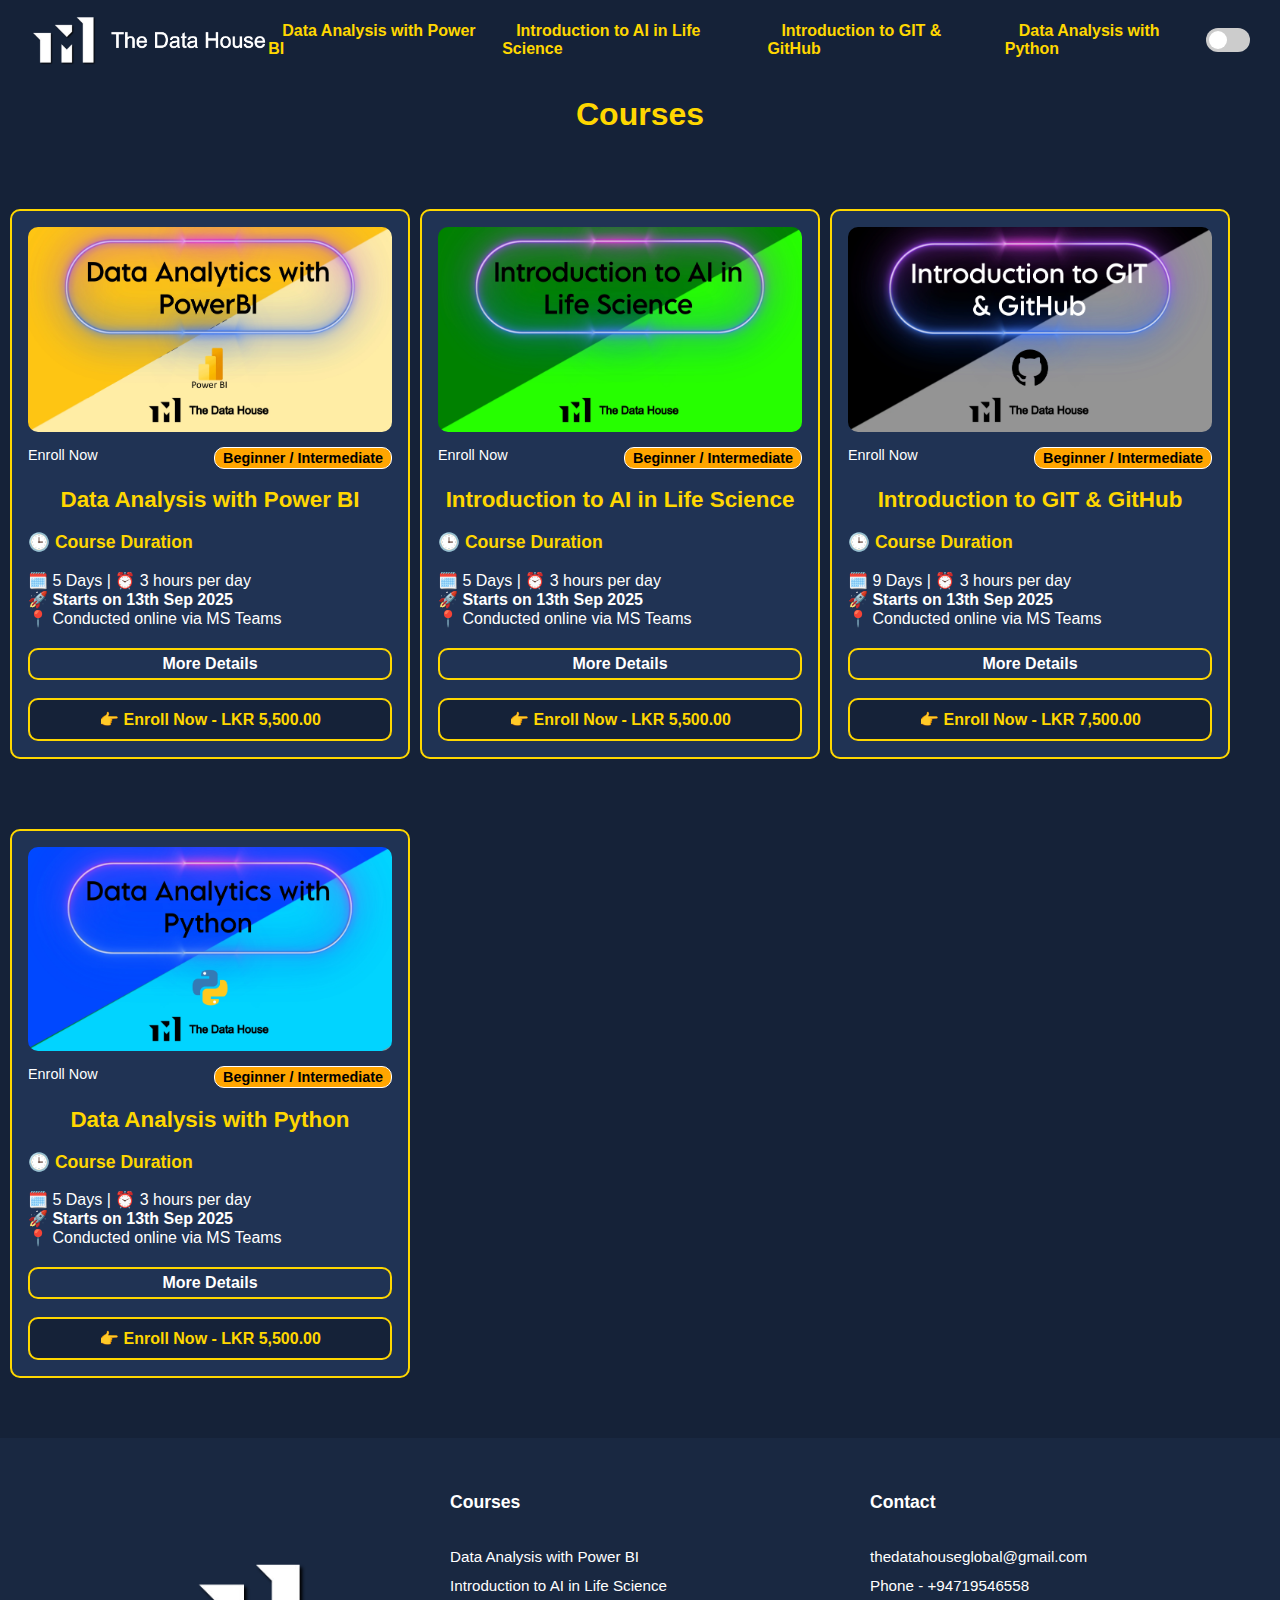
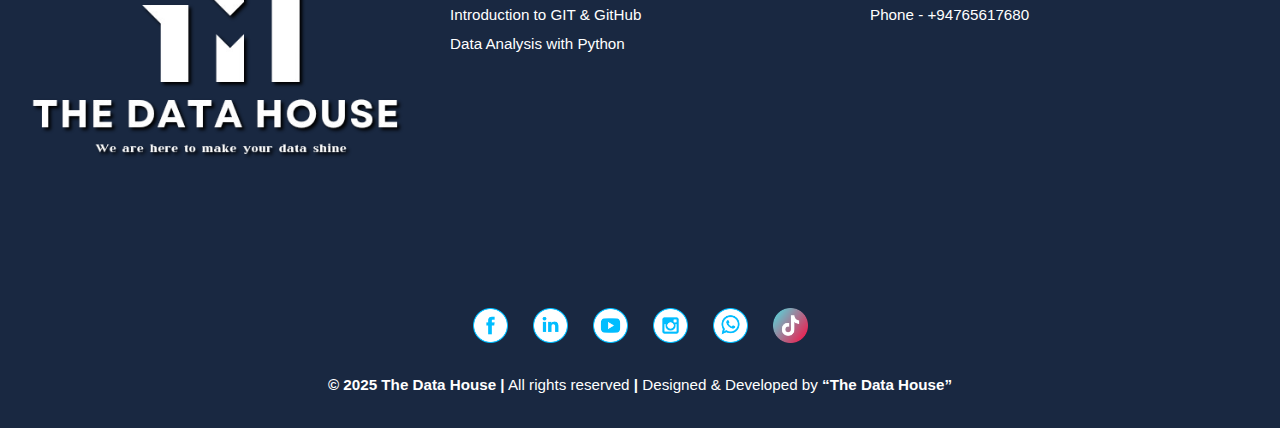
<file: index.html>
<!DOCTYPE html>
<html lang="en">
<head>
  <meta charset="UTF-8" />
  <meta name="viewport" content="width=device-width, initial-scale=1.0"/>
  <title>The Data House</title>
  <link rel="stylesheet" href="styles.css" />
  <link rel="icon" href="/favicon.png" type="image/png" />
</head>
<body>
  <header class="header">


<div class="logo">
  <a href="index.html">
    <img id="logoImage" src="Logo_light.png" alt="The Data House Logo" />
	 </a>
	       <div class="menu-toggle" id="mobileMenu">
        <div class="bar1"></div>
        <div class="bar2"></div>
        <div class="bar3"></div>
      </div>
</div>


	<!-- ✅ Hamburger for mobile -->
      <!-- ✅ Hamburger inside navbar -->

	  
<nav class="navbar">
  <ul class="nav-links">
    <li><a href="DS_Course_01.html">Data Analysis with Power BI</a></li>
	<li><a href="DS_Course_02.html">Introduction to AI in Life Science</a></li>
	<li><a href="DS_Course_03.html">Introduction to GIT & GitHub</a></li>
	<li><a href="DS_Course_04.html">Data Analysis with Python</a></li>
	<!--<li><a href="courses.html">Courses</a></li>
    <li><a href="pricing.html">Buy PowerBI Dashboard Templates</a></li>
	<li><a href="pricing_Data.html">Buy Real World Data</a></li>-->
  </ul>
</nav>

<div id="contactPopup" class="popup-overlay">
  <div class="popup-content">
    <span id="closePopup" class="close-btn">&times;</span>
    <h3 class="popup-subtitle">WE ARE HERE TO MAKE YOUR DATA SHINE</h3>
    <h2 class="popup-title">Get in touch with us</h2>

    <form id="contactForm">
      <div class="form-row">
        <input type="text" name="name" placeholder="Your name" required>
        <input type="email" name="email" placeholder="Email address" required>

      <input type="text" name="phone" placeholder="Phone" required>
      <textarea name="message" placeholder="Your Message" rows="4" required></textarea>
            </div>
      <p class="privacy-note">
        This site is protected by reCAPTCHA and the Google 
        <a href="#" target="_blank">Privacy Policy</a> and 
        <a href="#" target="_blank">Terms of Service</a> apply.
      </p>

      <button type="submit" class="send-btn">Send a Message</button>
    </form>
  </div>
</div>


    <div class="right-controls">
<!--
<button class="search-icon" aria-label="Search">
🔍
</button>
-->
      <label class="switch">
        <input type="checkbox" id="modeToggle" />
        <span class="slider round"></span>
      </label>
    </div>
  </header>

  <main>
    <!-- Page Title -->
    <h1 class="page-title">Courses</h1>

    <!-- Courses Section -->
    <section class="courses-section">
      <div class="courses-container">
        <!-- Card Template -->
        <!-- ==================== Card 1 ==================== -->
		<div class="course-card blink-hover">
		  <img src="Courses/course1.jpg" alt="Course 1" />
		  
		  <div class="card-meta">
			<span class="downloads">Enroll Now</span>
			<span class="label">Beginner / Intermediate</span>
		  </div>

		  <h2 class="course-card-title">Data Analysis with Power BI</h2>

		  <h3 class="card-subtitle">🕒 Course Duration</h3>
		  <p class="card-content">
			🗓️ 5 Days | ⏰ 3 hours per day<br>
			<b>🚀 Starts on 13th Sep 2025</b><br>
			📍 Conducted online via MS Teams
		  </p>

		  <!-- BUTTONS CONTAINER -->
		  <div class="card-button-container">
			<a class="register-course-price-btn" href="DS_Course_01.html">More Details</a><br>
			<a class="register-button" href="https://forms.gle/iPLiQuTeG4iuHXuD7" target="blank">👉 Enroll Now - LKR 5,500.00</a>
		  </div>
		</div>

		<div class="course-card blink-hover">
		  <img src="Courses/course2.jpg" alt="Course 2" />
		  
		  <div class="card-meta">
			<span class="downloads">Enroll Now</span>
			<span class="label">Beginner / Intermediate</span>
		  </div>

		  <h2 class="course-card-title">Introduction to AI in Life Science</h2>

		  <h3 class="card-subtitle">🕒 Course Duration</h3>
		  <p class="card-content">
			🗓️ 5 Days | ⏰ 3 hours per day<br>
			<b>🚀 Starts on 13th Sep 2025</b><br>
			📍 Conducted online via MS Teams
		  </p>

		  <!-- BUTTONS CONTAINER -->
		  <div class="card-button-container">
			<a class="register-course-price-btn" href="DS_Course_02.html">More Details</a><br>
			<a class="register-button" href="https://forms.gle/iPLiQuTeG4iuHXuD7" target="blank">👉 Enroll Now - LKR 5,500.00</a>
		  </div>
		</div>

		<div class="course-card blink-hover">
		  <img src="Courses/course3.jpg" alt="Course 3" />
		  
		  <div class="card-meta">
			<span class="downloads">Enroll Now</span><!-- 562,629 already enrolled -->
			<span class="label">Beginner / Intermediate</span>
		  </div>

		  <h2 class="course-card-title">Introduction to GIT & GitHub</h2>

		  <h3 class="card-subtitle">🕒 Course Duration</h3>
		  <p class="card-content">
			🗓️ 9 Days | ⏰ 3 hours per day<br>
			<b>🚀 Starts on 13th Sep 2025</b><br>
			📍 Conducted online via MS Teams
		  </p>

		  <!-- BUTTONS CONTAINER -->
		  <div class="card-button-container">
			<a class="register-course-price-btn" href="DS_Course_03.html">More Details</a><br>
			<a class="register-button" href="https://forms.gle/iPLiQuTeG4iuHXuD7" target="blank">👉 Enroll Now - LKR 7,500.00</a>
		  </div>
		</div>
		
		<div class="course-card blink-hover">
		  <img src="Courses/course4.jpg" alt="Course 4" />
		  
		  <div class="card-meta">
			<span class="downloads">Enroll Now</span>
			<span class="label">Beginner / Intermediate</span>
		  </div>

		  <h2 class="course-card-title">Data Analysis with Python</h2>

		  <h3 class="card-subtitle">🕒 Course Duration</h3>
		  <p class="card-content">
			🗓️ 5 Days | ⏰ 3 hours per day<br>
			<b>🚀 Starts on 13th Sep 2025</b><br>
			📍 Conducted online via MS Teams
		  </p>

		  <!-- BUTTONS CONTAINER -->
		  <div class="card-button-container">
			<a class="register-course-price-btn" href="DS_Course_04.html">More Details</a><br>
			<a class="register-button" href="https://forms.gle/iPLiQuTeG4iuHXuD7" target="blank">👉 Enroll Now - LKR 5,500.00</a>
		  </div>
		</div>
		
      </div>
    </section>
  </main>
  <!-- ===== Courses Section End ===== -->





<!-- ✅ FOOTER SECTION START -->
<footer class="footer-section">
  <div class="footer-container">

    <!-- ✅ Logo & Description -->
    <div class="footer-column logo-column">
      <img id="footerLogo" src="Footer/footer_light.png" alt="Footer Logo" />
    </div>

    <!-- ✅ Navigation Columns -->
    <div class="footer-column">
      <h4 class="footer-title">Courses</h4>
      <a href="DS_Course_01.html">Data Analysis with Power BI</a>
      <a href="DS_Course_02.html">Introduction to AI in Life Science</a>
      <a href="DS_Course_03.html">Introduction to GIT & GitHub</a>
		<a href="DS_Course_04.html">Data Analysis with Python</a>
    </div>

<!--
    <div class="footer-column">
      <h4 class="footer-title">Pricing</h4>
      <a href="pricing.html">PowerBI Templetes</a>
      <a href="pricing_Data.html">Real World Data Sets</a>
    </div>
-->

    <div class="footer-column">
      <h4 class="footer-title">Contact</h4>
      <a href="mailto:thedatahouseglobal@gmail.com">thedatahouseglobal@gmail.com</a>
      <a href="tel:+94719546558">Phone - +94719546558</a>
	  <a href="tel:+94765617680">Phone - +94765617680</a>
    </div>
  </div>

  <!-- ✅ Social Media Section -->
  <div class="footer-socials">
    <a href="https://www.facebook.com/profile.php?id=61563744280014" target="_blank"><img src="Social/fb.png" alt="Facebook" /></a>
    <a href="https://www.linkedin.com/company/96927009/admin/page-posts/published/" target="_blank"><img src="Social/linkedin.png" alt="LinkedIn" /></a>
    <a href="https://www.youtube.com/@TheDataHouse28" target="_blank"><img src="Social/yt.png" alt="YouTube" /></a>
<a href="https://www.instagram.com/_the_data_house?igsh=MW44aXluZWdhN21zbQ==" target="_blank"><img src="Social/insta.png" alt="Instegram" /></a>
    <a href="https://chat.whatsapp.com/JYABGMYZsEyBbSUqcobDyt?mode=ac_t" target="_blank"><img src="Social/whatsapp.png" alt="WhatsApp" /></a>
    <a href="https://www.tiktok.com/@thedatahouse?_t=ZS-8xzgdcCttD7&_r=1" target="_blank"><img src="Social/tiktok.png" alt="TikTok" /></a>
  </div>

  <!-- ✅ Bottom Footer Text -->
  <div class="footer-bottom">
    <p>
      <b>© 2025 The Data House</b> <b>|</b> All rights reserved <b>|</b>
      <!--<a href="privacy.html">Privacy Policy</a> <b>|</b>
      <a href="terms.html">Terms of Service</a> <b>|</b>-->
      Designed & Developed by <b>“The Data House”</b>
    </p>
  </div>
</footer>
<!-- ✅ FOOTER SECTION END -->


<script src="script.js"></script>

</body>
</html>
</file>
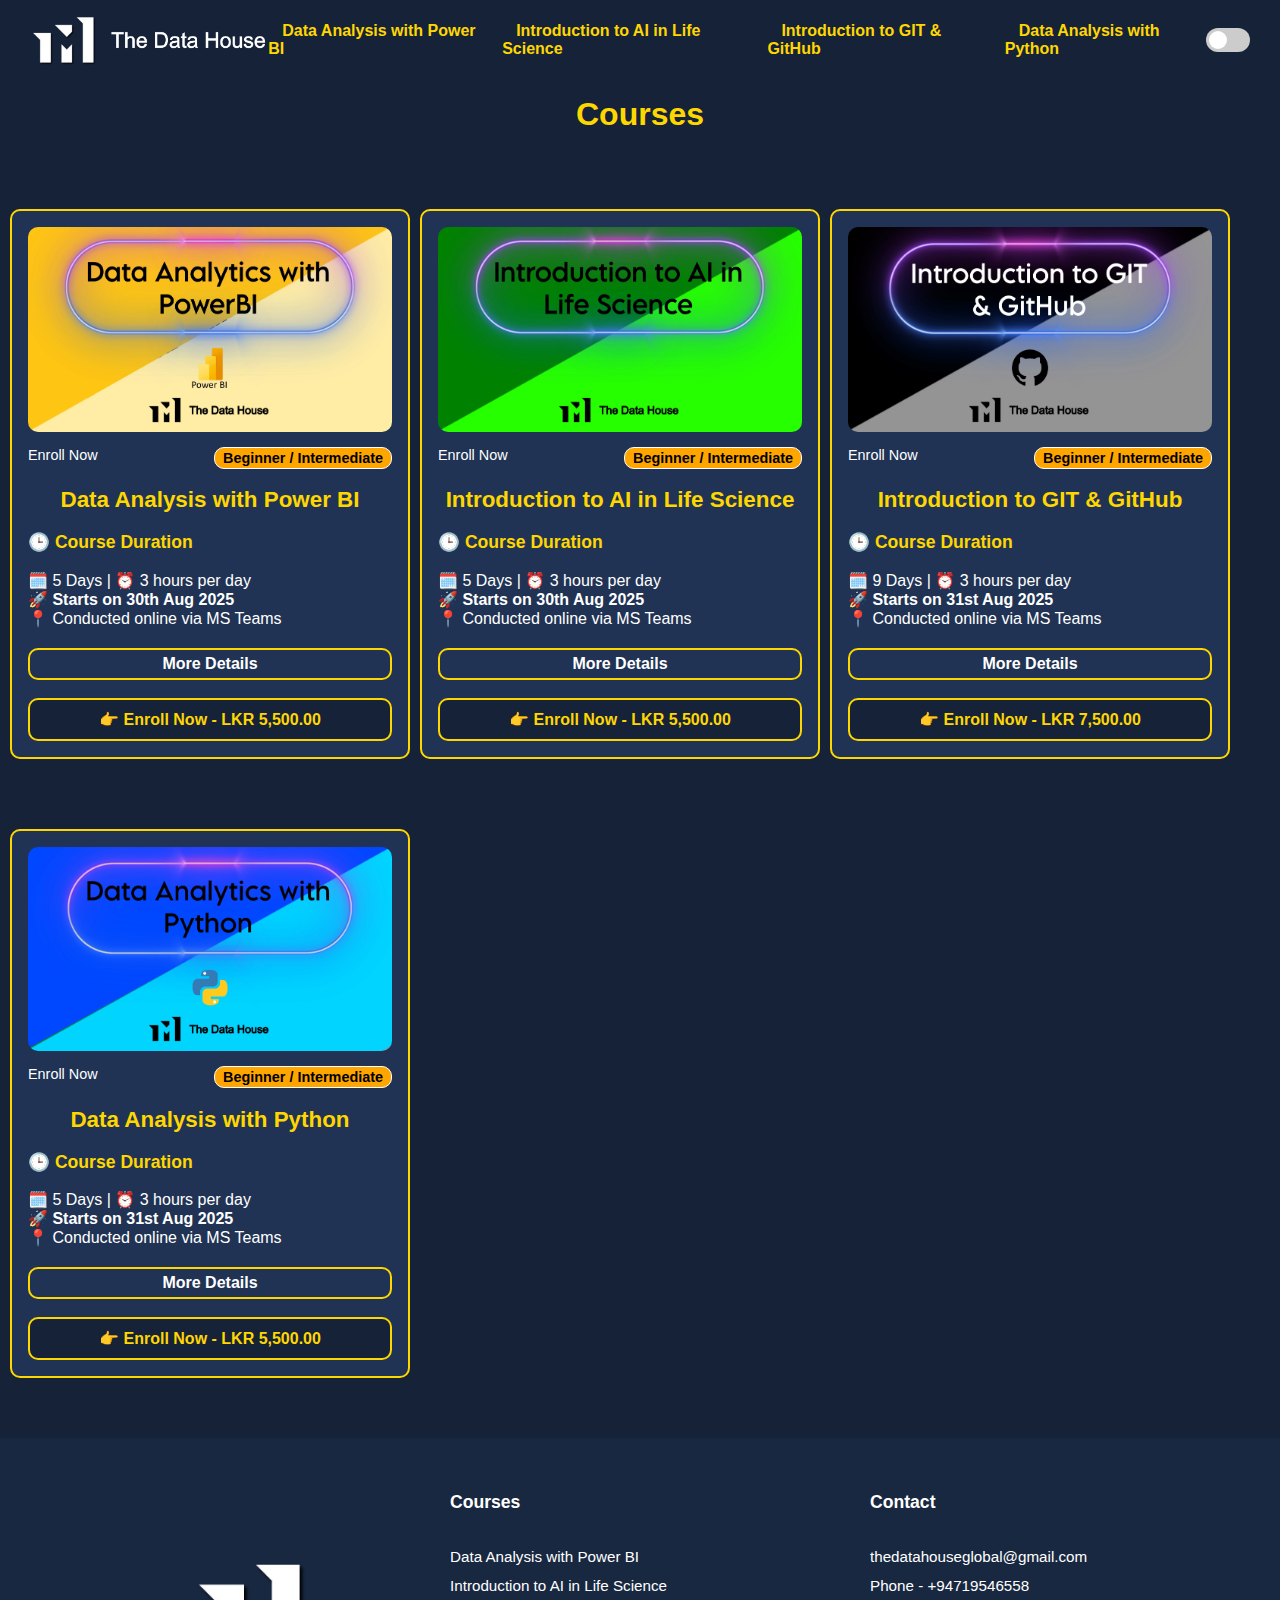
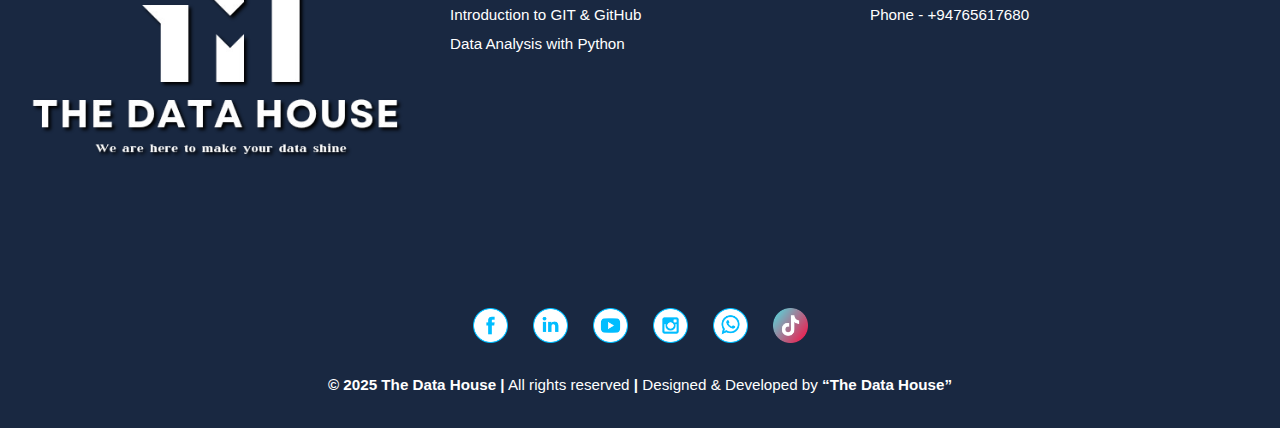
<file: courses.html>
<!DOCTYPE html>
<html lang="en">
<head>
  <meta charset="UTF-8" />
  <meta name="viewport" content="width=device-width, initial-scale=1.0"/>
  <title>The Data House</title>
  <link rel="stylesheet" href="styles.css" />
  <link rel="icon" href="/favicon.png" type="image/png" />
</head>
<body>
  <header class="header">


<div class="logo">
  <a href="courses.html">
    <img id="logoImage" src="Logo_light.png" alt="The Data House Logo" />
	 </a>
	       <div class="menu-toggle" id="mobileMenu">
        <div class="bar1"></div>
        <div class="bar2"></div>
        <div class="bar3"></div>
      </div>
</div>


	<!-- ✅ Hamburger for mobile -->
      <!-- ✅ Hamburger inside navbar -->

	  
<nav class="navbar">
  <ul class="nav-links">
    <li><a href="DS_Course_01.html">Data Analysis with Power BI</a></li>
	<li><a href="DS_Course_02.html">Introduction to AI in Life Science</a></li>
	<li><a href="DS_Course_03.html">Introduction to GIT & GitHub</a></li>
	<li><a href="DS_Course_04.html">Data Analysis with Python</a></li>
	<!--<li><a href="courses.html">Courses</a></li>
    <li><a href="pricing.html">Buy PowerBI Dashboard Templates</a></li>
	<li><a href="pricing_Data.html">Buy Real World Data</a></li>-->
  </ul>
</nav>

<div id="contactPopup" class="popup-overlay">
  <div class="popup-content">
    <span id="closePopup" class="close-btn">&times;</span>
    <h3 class="popup-subtitle">WE ARE HERE TO MAKE YOUR DATA SHINE</h3>
    <h2 class="popup-title">Get in touch with us</h2>

    <form id="contactForm">
      <div class="form-row">
        <input type="text" name="name" placeholder="Your name" required>
        <input type="email" name="email" placeholder="Email address" required>

      <input type="text" name="phone" placeholder="Phone" required>
      <textarea name="message" placeholder="Your Message" rows="4" required></textarea>
            </div>
      <p class="privacy-note">
        This site is protected by reCAPTCHA and the Google 
        <a href="#" target="_blank">Privacy Policy</a> and 
        <a href="#" target="_blank">Terms of Service</a> apply.
      </p>

      <button type="submit" class="send-btn">Send a Message</button>
    </form>
  </div>
</div>


    <div class="right-controls">
<!--
<button class="search-icon" aria-label="Search">
🔍
</button>
-->
      <label class="switch">
        <input type="checkbox" id="modeToggle" />
        <span class="slider round"></span>
      </label>
    </div>
  </header>

  <main>
    <!-- Page Title -->
    <h1 class="page-title">Courses</h1>

    <!-- Courses Section -->
    <section class="courses-section">
      <div class="courses-container">
        <!-- Card Template -->
        <!-- ==================== Card 1 ==================== -->
		<div class="course-card blink-hover">
		  <img src="Courses/course1.jpg" alt="Course 1" />
		  
		  <div class="card-meta">
			<span class="downloads">Enroll Now</span>
			<span class="label">Beginner / Intermediate</span>
		  </div>

		  <h2 class="course-card-title">Data Analysis with Power BI</h2>

		  <h3 class="card-subtitle">🕒 Course Duration</h3>
		  <p class="card-content">
			🗓️ 5 Days | ⏰ 3 hours per day<br>
			<b>🚀 Starts on 30th Aug 2025</b><br>
			📍 Conducted online via MS Teams
		  </p>

		  <!-- BUTTONS CONTAINER -->
		  <div class="card-button-container">
			<a class="register-course-price-btn" href="DS_Course_01.html">More Details</a><br>
			<a class="register-button" href="https://forms.gle/iPLiQuTeG4iuHXuD7" target="blank">👉 Enroll Now - LKR 5,500.00</a>
		  </div>
		</div>

		<div class="course-card blink-hover">
		  <img src="Courses/course2.jpg" alt="Course 2" />
		  
		  <div class="card-meta">
			<span class="downloads">Enroll Now</span>
			<span class="label">Beginner / Intermediate</span>
		  </div>

		  <h2 class="course-card-title">Introduction to AI in Life Science</h2>

		  <h3 class="card-subtitle">🕒 Course Duration</h3>
		  <p class="card-content">
			🗓️ 5 Days | ⏰ 3 hours per day<br>
			<b>🚀 Starts on 30th Aug 2025</b><br>
			📍 Conducted online via MS Teams
		  </p>

		  <!-- BUTTONS CONTAINER -->
		  <div class="card-button-container">
			<a class="register-course-price-btn" href="DS_Course_02.html">More Details</a><br>
			<a class="register-button" href="https://forms.gle/iPLiQuTeG4iuHXuD7" target="blank">👉 Enroll Now - LKR 5,500.00</a>
		  </div>
		</div>

		<div class="course-card blink-hover">
		  <img src="Courses/course3.jpg" alt="Course 3" />
		  
		  <div class="card-meta">
			<span class="downloads">Enroll Now</span><!-- 562,629 already enrolled -->
			<span class="label">Beginner / Intermediate</span>
		  </div>

		  <h2 class="course-card-title">Introduction to GIT & GitHub</h2>

		  <h3 class="card-subtitle">🕒 Course Duration</h3>
		  <p class="card-content">
			🗓️ 9 Days | ⏰ 3 hours per day<br>
			<b>🚀 Starts on 31st Aug 2025</b><br>
			📍 Conducted online via MS Teams
		  </p>

		  <!-- BUTTONS CONTAINER -->
		  <div class="card-button-container">
			<a class="register-course-price-btn" href="DS_Course_03.html">More Details</a><br>
			<a class="register-button" href="https://forms.gle/iPLiQuTeG4iuHXuD7" target="blank">👉 Enroll Now - LKR 7,500.00</a>
		  </div>
		</div>
		
		<div class="course-card blink-hover">
		  <img src="Courses/course4.jpg" alt="Course 4" />
		  
		  <div class="card-meta">
			<span class="downloads">Enroll Now</span>
			<span class="label">Beginner / Intermediate</span>
		  </div>

		  <h2 class="course-card-title">Data Analysis with Python</h2>

		  <h3 class="card-subtitle">🕒 Course Duration</h3>
		  <p class="card-content">
			🗓️ 5 Days | ⏰ 3 hours per day<br>
			<b>🚀 Starts on 31st Aug 2025</b><br>
			📍 Conducted online via MS Teams
		  </p>

		  <!-- BUTTONS CONTAINER -->
		  <div class="card-button-container">
			<a class="register-course-price-btn" href="DS_Course_04.html">More Details</a><br>
			<a class="register-button" href="https://forms.gle/iPLiQuTeG4iuHXuD7" target="blank">👉 Enroll Now - LKR 5,500.00</a>
		  </div>
		</div>
		
      </div>
    </section>
  </main>
  <!-- ===== Courses Section End ===== -->





<!-- ✅ FOOTER SECTION START -->
<footer class="footer-section">
  <div class="footer-container">

    <!-- ✅ Logo & Description -->
    <div class="footer-column logo-column">
      <img id="footerLogo" src="Footer/footer_light.png" alt="Footer Logo" />
    </div>

    <!-- ✅ Navigation Columns -->
    <div class="footer-column">
      <h4 class="footer-title">Courses</h4>
      <a href="DS_Course_01.html">Data Analysis with Power BI</a>
      <a href="DS_Course_02.html">Introduction to AI in Life Science</a>
      <a href="DS_Course_03.html">Introduction to GIT & GitHub</a>
		<a href="DS_Course_04.html">Data Analysis with Python</a>
    </div>

<!--
    <div class="footer-column">
      <h4 class="footer-title">Pricing</h4>
      <a href="pricing.html">PowerBI Templetes</a>
      <a href="pricing_Data.html">Real World Data Sets</a>
    </div>
-->

    <div class="footer-column">
      <h4 class="footer-title">Contact</h4>
      <a href="mailto:thedatahouseglobal@gmail.com">thedatahouseglobal@gmail.com</a>
      <a href="tel:+94719546558">Phone - +94719546558</a>
	  <a href="tel:+94765617680">Phone - +94765617680</a>
    </div>
  </div>

  <!-- ✅ Social Media Section -->
  <div class="footer-socials">
    <a href="https://www.facebook.com/profile.php?id=61563744280014" target="_blank"><img src="Social/fb.png" alt="Facebook" /></a>
    <a href="https://www.linkedin.com/company/96927009/admin/page-posts/published/" target="_blank"><img src="Social/linkedin.png" alt="LinkedIn" /></a>
    <a href="https://www.youtube.com/@TheDataHouse28" target="_blank"><img src="Social/yt.png" alt="YouTube" /></a>
<a href="https://www.instagram.com/_the_data_house?igsh=MW44aXluZWdhN21zbQ==" target="_blank"><img src="Social/insta.png" alt="Instegram" /></a>
    <a href="https://chat.whatsapp.com/JYABGMYZsEyBbSUqcobDyt?mode=ac_t" target="_blank"><img src="Social/whatsapp.png" alt="WhatsApp" /></a>
    <a href="https://www.tiktok.com/@thedatahouse?_t=ZS-8xzgdcCttD7&_r=1" target="_blank"><img src="Social/tiktok.png" alt="TikTok" /></a>
  </div>

  <!-- ✅ Bottom Footer Text -->
  <div class="footer-bottom">
    <p>
      <b>© 2025 The Data House</b> <b>|</b> All rights reserved <b>|</b>
      <!--<a href="privacy.html">Privacy Policy</a> <b>|</b>
      <a href="terms.html">Terms of Service</a> <b>|</b>-->
      Designed & Developed by <b>“The Data House”</b>
    </p>
  </div>
</footer>
<!-- ✅ FOOTER SECTION END -->


<script src="script.js"></script>

</body>
</html>
</file>
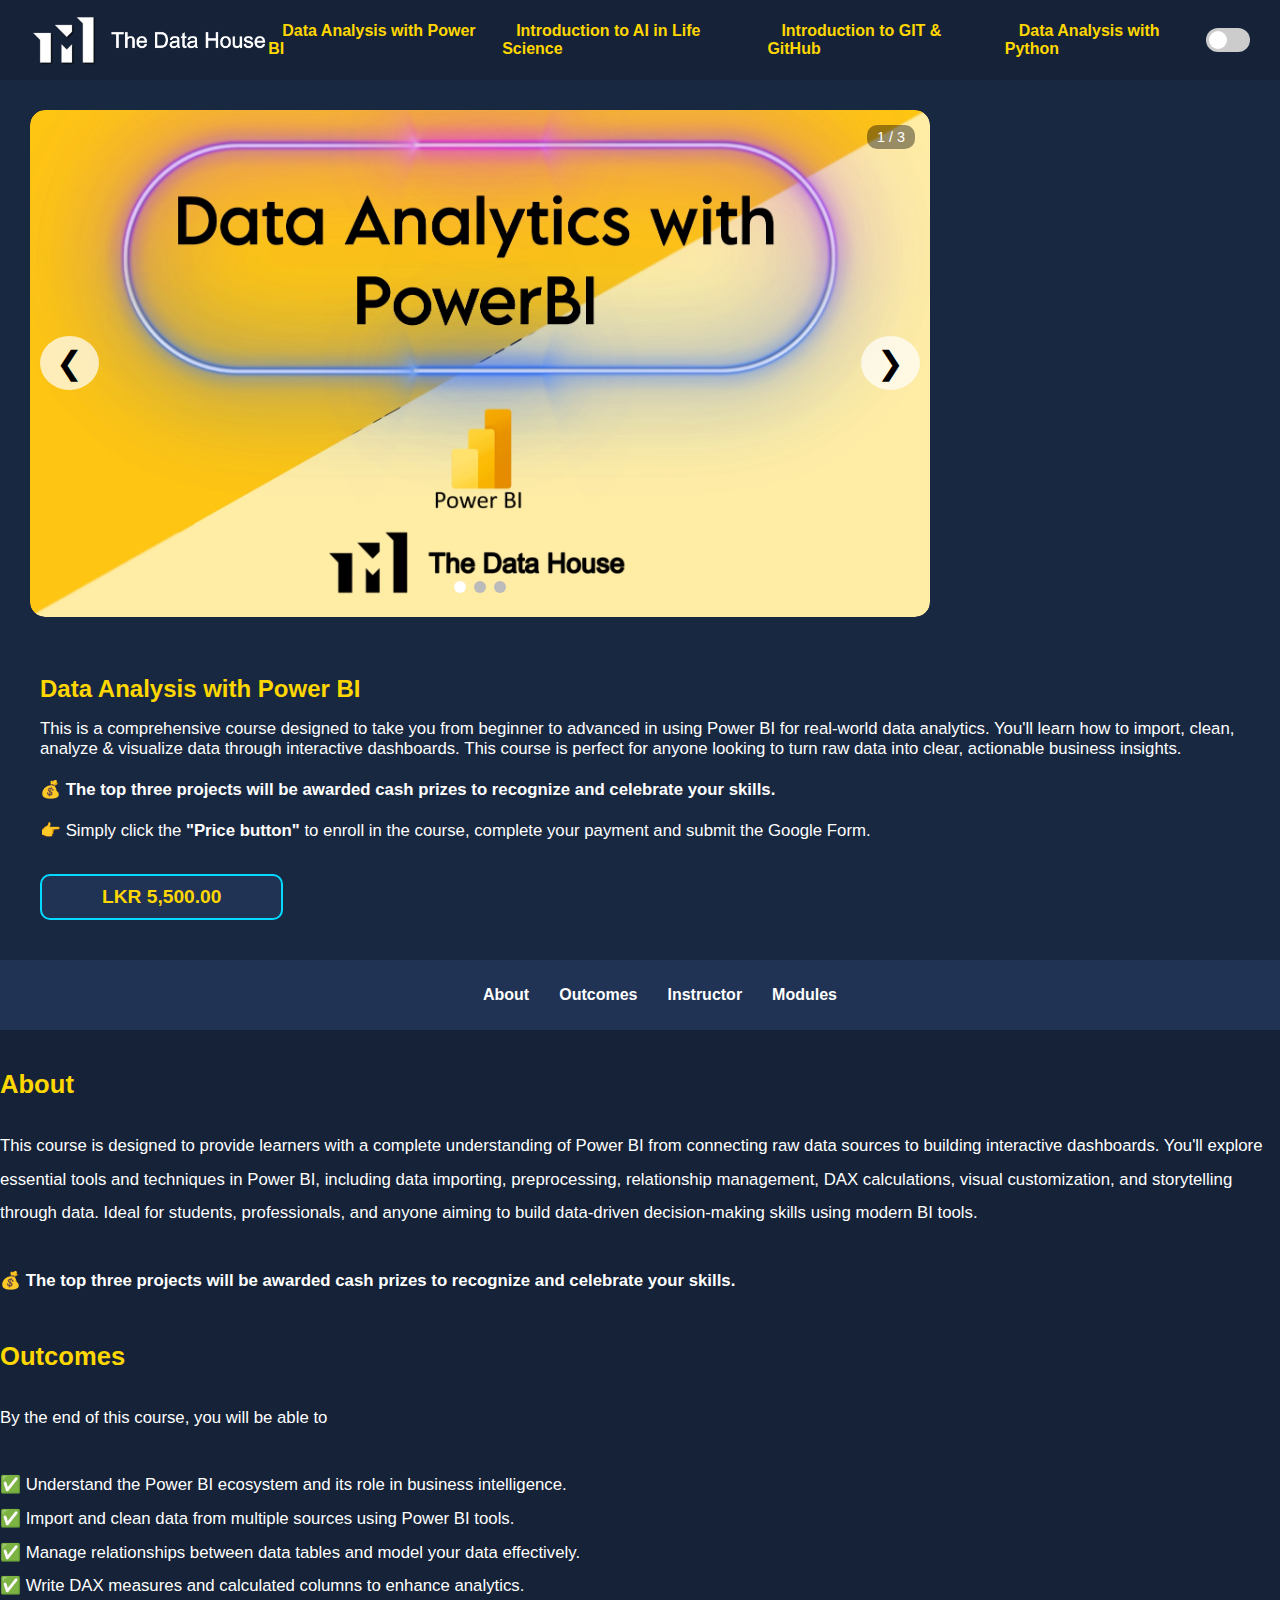
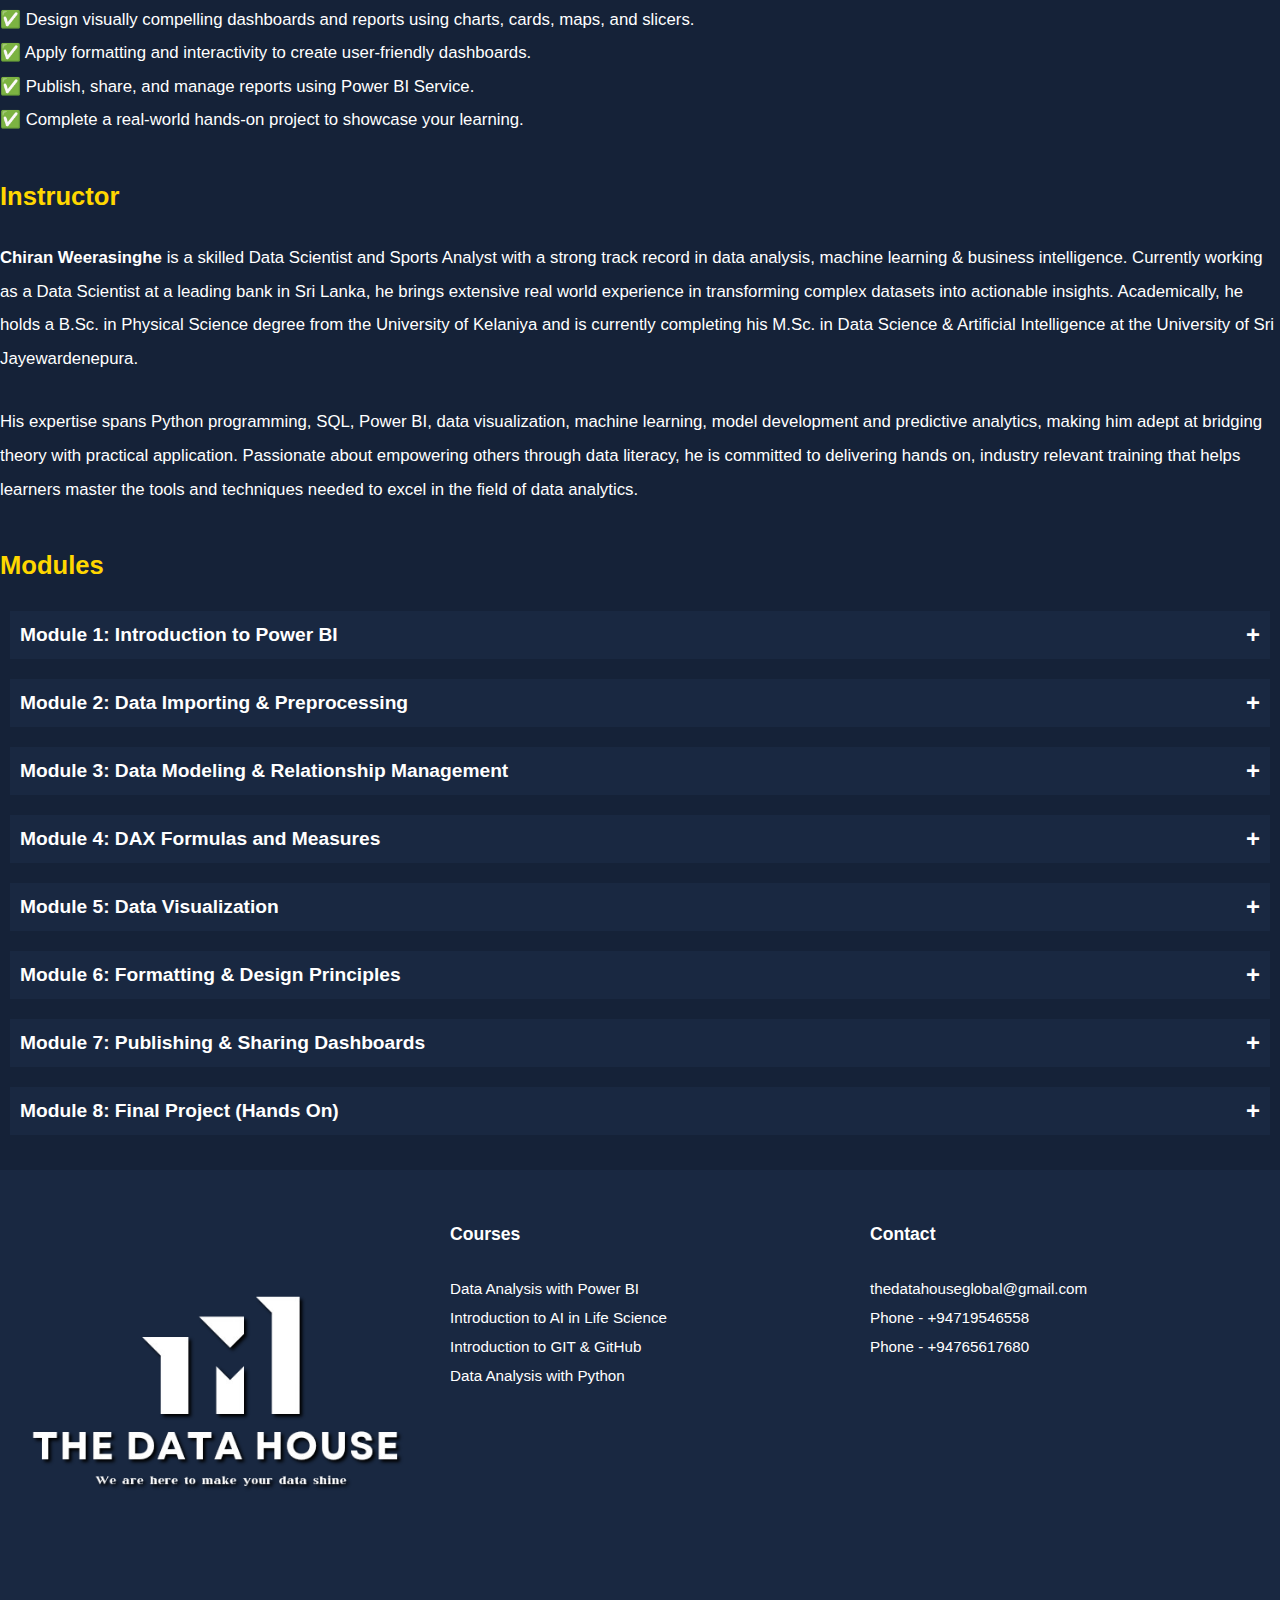
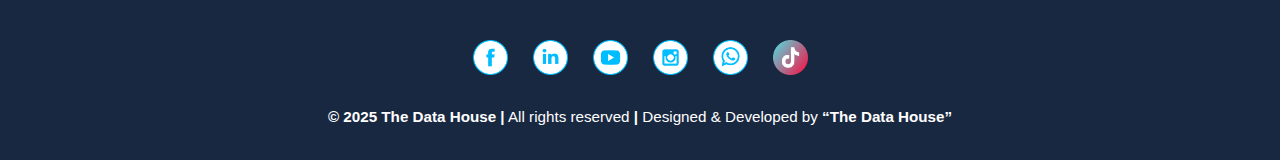
<file: DS_Course_01.html>
<!DOCTYPE html>
<html lang="en">
<head>
  <meta charset="UTF-8" />
  <meta name="viewport" content="width=device-width, initial-scale=1.0"/>
  <title>The Data House</title>
  <link rel="stylesheet" href="styles.css" />
  <link rel="icon" href="/favicon.png" type="image/png" />
</head>
<body>
  <header class="header">


<div class="logo">
  <a href="courses.html">
    <img id="logoImage" src="Logo_light.png" alt="The Data House Logo" />
	 </a>
	       <div class="menu-toggle-course" id="mobileMenucourse">
        <div class="bar1"></div>
        <div class="bar2"></div>
        <div class="bar3"></div>
      </div>
</div>


	<!-- ✅ Hamburger for mobile -->
      <!-- ✅ Hamburger inside navbar -->

	  
<nav class="navbar">
  <ul class="nav-links">
    <li><a href="DS_Course_01.html">Data Analysis with Power BI</a></li>
	<li><a href="DS_Course_02.html">Introduction to AI in Life Science</a></li>
	<li><a href="DS_Course_03.html">Introduction to GIT & GitHub</a></li>
	<li><a href="DS_Course_04.html">Data Analysis with Python</a></li>
	<!--<li><a href="courses.html">Courses</a></li>
    <li><a href="pricing.html">Buy PowerBI Dashboard Templates</a></li>
	<li><a href="pricing_Data.html">Buy Real World Data</a></li>-->
  </ul>
</nav>

<div id="contactPopup" class="popup-overlay">
  <div class="popup-content">
    <span id="closePopup" class="close-btn">&times;</span>
    <h3 class="popup-subtitle">WE ARE HERE TO MAKE YOUR DATA SHINE</h3>
    <h2 class="popup-title">Get in touch with us</h2>

    <form id="contactForm">
      <div class="form-row">
        <input type="text" name="name" placeholder="Your name" required>
        <input type="email" name="email" placeholder="Email address" required>
 
      <input type="text" name="phone" placeholder="Phone" required>
      <textarea name="message" placeholder="Your Message" rows="4" required></textarea>
           </div>
      <p class="privacy-note">
        This site is protected by reCAPTCHA and the Google 
        <a href="#" target="_blank">Privacy Policy</a> and 
        <a href="#" target="_blank">Terms of Service</a> apply.
      </p>

      <button type="submit" class="send-btn">Send a Message</button>
    </form>
  </div>
</div>


    <div class="right-controls">
<!--
<button class="search-icon" aria-label="Search">
🔍
</button>
-->
      <label class="switch">
        <input type="checkbox" id="modeToggle" />
        <span class="slider round"></span>
      </label>
    </div>
  </header>


  <section class="course-dashboard-price-section">
    <div class="dashboard-price-container">

      <!-- ✅ Image Carousel -->
  <div class="slider-container">
    <div class="slider-wrapper" id="sliderWrapper">
      <!-- Slide 1 -->
      <div class="slide-price">
        <img src="Courses_Details/Course_01/course_01_1.jpg" alt="Slide 1" />
      </div>
      <!-- Slide 2 -->
      <div class="slide-price">
        <img src="Courses_Details/Course_01/course_01_2.jpg" alt="Slide 2" />
      </div>
      <!-- Slide 3 -->
      <div class="slide-price">
        <img src="Courses_Details/Course_01/course_01_3.jpg" alt="Slide 3" />
      </div>
      <!-- Slide 4 -->
    </div>

    <!-- Navigation Arrows -->
    <button class="nav left" onclick="prevSlide()">&#10094;</button>
    <button class="nav right" onclick="nextSlide()">&#10095;</button>

    <!-- Dots -->
    <div class="dots" id="dots"></div>

    <!-- Slide Counter -->
    <div class="counter" id="counter">1 / 3</div>
  </div>

      <!-- ✅ Info Section -->
      <div class="dashboard-info">
        <h1 class="dashboard-title">Data Analysis with Power BI</h1>
        <p class="dashboard-price-description">This is a comprehensive course designed to take you from beginner to advanced in using Power BI 
		for real-world data analytics. You'll learn how to import, clean, analyze & visualize data through interactive dashboards. 
		This course is perfect for anyone looking to turn raw data into clear, actionable business insights.
		<br><br><b>💰 The top three projects will be awarded cash prizes to recognize and celebrate your skills.</b><br><br>
		👉 Simply click the <b>"Price button"</b> to enroll in the course, complete your payment and submit the Google Form.</p>
        <a class="dashboard-price-btn" href="https://forms.gle/MCvuZcdWoXSk7TGs8" target="_blank">LKR 5,500.00</a>
      </div>
    </div>
  </section>

  <!-- ✅ DASHBOARD DETAIL SECTION -->
  <div class="navbar-courses">
    <ul>
      <li><a href="#module1">About</a></li>
      <li><a href="#module2">Outcomes</a></li>
	  <li><a href="#module3">Instructor</a></li>
      <li><a href="#module4">Modules</a></li>

      <!--<li><a href="#module5">Module 5</a></li>
      <li><a href="#module6">Module 6</a></li>-->
    </ul>
  </div>

  <div class="course-services-container" id="module1">
      <h2 class="course-service-title">About</h2>
      <p class="course-service-content">
        This course is designed to provide learners with a complete understanding of Power BI from connecting raw data sources 
		to building interactive dashboards. You'll explore essential tools and techniques in Power BI, including data importing, 
		preprocessing, relationship management, DAX calculations, visual customization, and storytelling through data. Ideal for students, 
		professionals, and anyone aiming to build data-driven decision-making skills using modern BI tools.
		<br><br><b>💰 The top three projects will be awarded cash prizes to recognize and celebrate your skills.</b>
      </p>
	</div>	
	
	  <div class="course-services-container" id="module2">
      <h2 class="course-service-title">Outcomes</h2>
      <p class="course-service-content">
	  By the end of this course, you will be able to <br><br>

✅ Understand the Power BI ecosystem and its role in business intelligence.<br>

✅ Import and clean data from multiple sources using Power BI tools.<br>

✅ Manage relationships between data tables and model your data effectively.<br>

✅ Write DAX measures and calculated columns to enhance analytics.<br>

✅ Design visually compelling dashboards and reports using charts, cards, maps, and slicers.<br>

✅ Apply formatting and interactivity to create user-friendly dashboards.<br>

✅ Publish, share, and manage reports using Power BI Service.<br>

✅ Complete a real-world hands-on project to showcase your learning.
	</p>
	</div>	
	
		  <div class="course-services-container" id="module3">
      <h2 class="course-service-title">Instructor</h2>
      <p class="course-service-content">
		<b>Chiran Weerasinghe</b> is a skilled Data Scientist and Sports Analyst with a strong track record in data analysis, machine learning & business intelligence.
		Currently working as a Data Scientist at a leading bank in Sri Lanka, he brings extensive real world experience in 
		transforming complex datasets into actionable insights. Academically, he holds a B.Sc. in Physical Science degree from the University of Kelaniya 
		and is currently completing his M.Sc. in Data Science & Artificial Intelligence at the University of Sri Jayewardenepura. 
	  </p>
	  <p class="course-service-content">
		His expertise spans Python programming, SQL, Power BI, data visualization, machine learning, model development and predictive analytics, 
		making him adept at bridging theory with practical application. Passionate about empowering others through data literacy, 
		he is committed to delivering hands on, industry relevant training that helps learners master the tools and techniques needed to excel in the field of data analytics.
      </p>
	</div>	
	
	  <div class="course-services-container" id="module4">
      <h2 class="course-service-title">Modules</h2>
	</div>	
  <div class="container">
	<div class="module" id="module1">
		<h2 class="module-header">
		Module 1: Introduction to Power BI
		<span class="expand-btn">+</span>
		</h2>
		<div class="module-details">
			<p>
			🔹 What is Power BI?<br>

			🔹 Power BI Desktop vs Service<br>

			🔹 Use cases and industry relevance<br>
			</p>
		</div>
	</div>

	<div class="module" id="module1">
		<h2 class="module-header">
		Module 2: Data Importing & Preprocessing
		<span class="expand-btn">+</span>
		</h2>
		<div class="module-details">
			<p>
			🔹 Connecting to Excel, CSV, web, and databases<br>

			🔹 Data cleaning using Power Query Editor<br>

			🔹 Removing duplicates, changing data types, and transforming columns<br>
			</p>
		</div>
	</div>
	
		<div class="module" id="module1">
		<h2 class="module-header">
		Module 3: Data Modeling & Relationship Management
		<span class="expand-btn">+</span>
		</h2>
		<div class="module-details">
			<p>
			🔹 Creating relationships between tables<br>

			🔹 Understanding cardinality and filter directions<br>

			🔹 Building a star schema for better performance<br>
			</p>
		</div>
	</div>
	
		<div class="module" id="module1">
		<h2 class="module-header">
		Module 4: DAX Formulas and Measures
		<span class="expand-btn">+</span>
		</h2>
		<div class="module-details">
			<p>
			🔹 Introduction to DAX<br>

			🔹 Calculated columns vs measures<br>

			🔹 Common DAX functions: SUM, CALCULATE, FILTER, etc.<br>
			</p>
		</div>
	</div>
	
		<div class="module" id="module1">
		<h2 class="module-header">
		Module 5: Data Visualization
		<span class="expand-btn">+</span>
		</h2>
		<div class="module-details">
			<p>
			🔹 Bar, line, pie, donut, table, and map visuals<br>

			🔹 Using slicers, filters, and drill-through features<br>

			🔹 Visual interactions and sorting<br>
			</p>
		</div>
	</div>
	
		<div class="module" id="module1">
		<h2 class="module-header">
		Module 6: Formatting & Design Principles
		<span class="expand-btn">+</span>
		</h2>
		<div class="module-details">
			<p>
			🔹 Themes, colors, and layout design<br>

			🔹 Dynamic titles, tooltips, and conditional formatting<br>

			🔹 Custom visuals from the marketplace<br>
			</p>
		</div>
	</div>
	
		<div class="module" id="module1">
		<h2 class="module-header">
		Module 7: Publishing & Sharing Dashboards
		<span class="expand-btn">+</span>
		</h2>
		<div class="module-details">
			<p>
			🔹 Publishing to Power BI Service<br>

			🔹 Creating dashboards and sharing reports online<br>

			🔹 Data refresh, workspace management, and collaboration<br>
			</p>
		</div>
	</div>
	
		<div class="module" id="module1">
		<h2 class="module-header">
		Module 8: Final Project (Hands On)
		<span class="expand-btn">+</span>
		</h2>
		<div class="module-details">
			<p>
			🔹 Build a complete business dashboard using real-world data<br>

			🔹 Apply all learned skills<br>

			🔹 Submit for evaluation and receive feedback<br>
			🔹 💰 Exciting Rewards – Cash prizes for the Top 3 Projects to recognize and celebrate your skills!<br>
			</p>
		</div>
	</div>

  </div>


<!-- ✅ FOOTER SECTION START -->
<footer class="footer-section">
  <div class="footer-container">

    <!-- ✅ Logo & Description -->
    <div class="footer-column logo-column">
      <img id="footerLogo" src="Footer/footer_light.png" alt="Footer Logo" />
    </div>

    <!-- ✅ Navigation Columns -->
    <div class="footer-column">
      <h4 class="footer-title">Courses</h4>
      <a href="DS_Course_01.html">Data Analysis with Power BI</a>
      <a href="DS_Course_02.html">Introduction to AI in Life Science</a>
      <a href="DS_Course_03.html">Introduction to GIT & GitHub</a>
		<a href="DS_Course_04.html">Data Analysis with Python</a>
    </div>

<!--
    <div class="footer-column">
      <h4 class="footer-title">Pricing</h4>
      <a href="pricing.html">PowerBI Templetes</a>
      <a href="pricing_Data.html">Real World Data Sets</a>
    </div>
-->

    <div class="footer-column">
      <h4 class="footer-title">Contact</h4>
      <a href="mailto:thedatahouseglobal@gmail.com">thedatahouseglobal@gmail.com</a>
      <a href="tel:+95719900000">Phone - +94719546558</a>
	  <a href="tel:+95719900000">Phone - +94765617680</a>
    </div>
  </div>

  <!-- ✅ Social Media Section -->
  <div class="footer-socials">
    <a href="https://www.facebook.com/profile.php?id=61563744280014" target="_blank"><img src="Social/fb.png" alt="Facebook" /></a>
    <a href="https://www.linkedin.com/company/96927009/admin/page-posts/published/" target="_blank"><img src="Social/linkedin.png" alt="LinkedIn" /></a>
    <a href="https://www.youtube.com/@TheDataHouse28" target="_blank"><img src="Social/yt.png" alt="YouTube" /></a>
<a href="https://www.instagram.com/_the_data_house?igsh=MW44aXluZWdhN21zbQ==" target="_blank"><img src="Social/insta.png" alt="Instegram" /></a>
    <a href="https://chat.whatsapp.com/JYABGMYZsEyBbSUqcobDyt?mode=ac_t" target="_blank"><img src="Social/whatsapp.png" alt="WhatsApp" /></a>
    <a href="https://www.tiktok.com/@thedatahouse?_t=ZS-8xzgdcCttD7&_r=1" target="_blank"><img src="Social/tiktok.png" alt="TikTok" /></a>
  </div>

  <!-- ✅ Bottom Footer Text -->
  <div class="footer-bottom">
    <p>
      <b>© 2025 The Data House</b> <b>|</b> All rights reserved <b>|</b>
      <!--<a href="privacy.html">Privacy Policy</a> <b>|</b>
      <a href="terms.html">Terms of Service</a> <b>|</b>-->
      Designed & Developed by <b>“The Data House”</b>
    </p>
  </div>
</footer>
<!-- ✅ FOOTER SECTION END -->

<script src="script_course.js"></script>

</body>
</html>
</file>
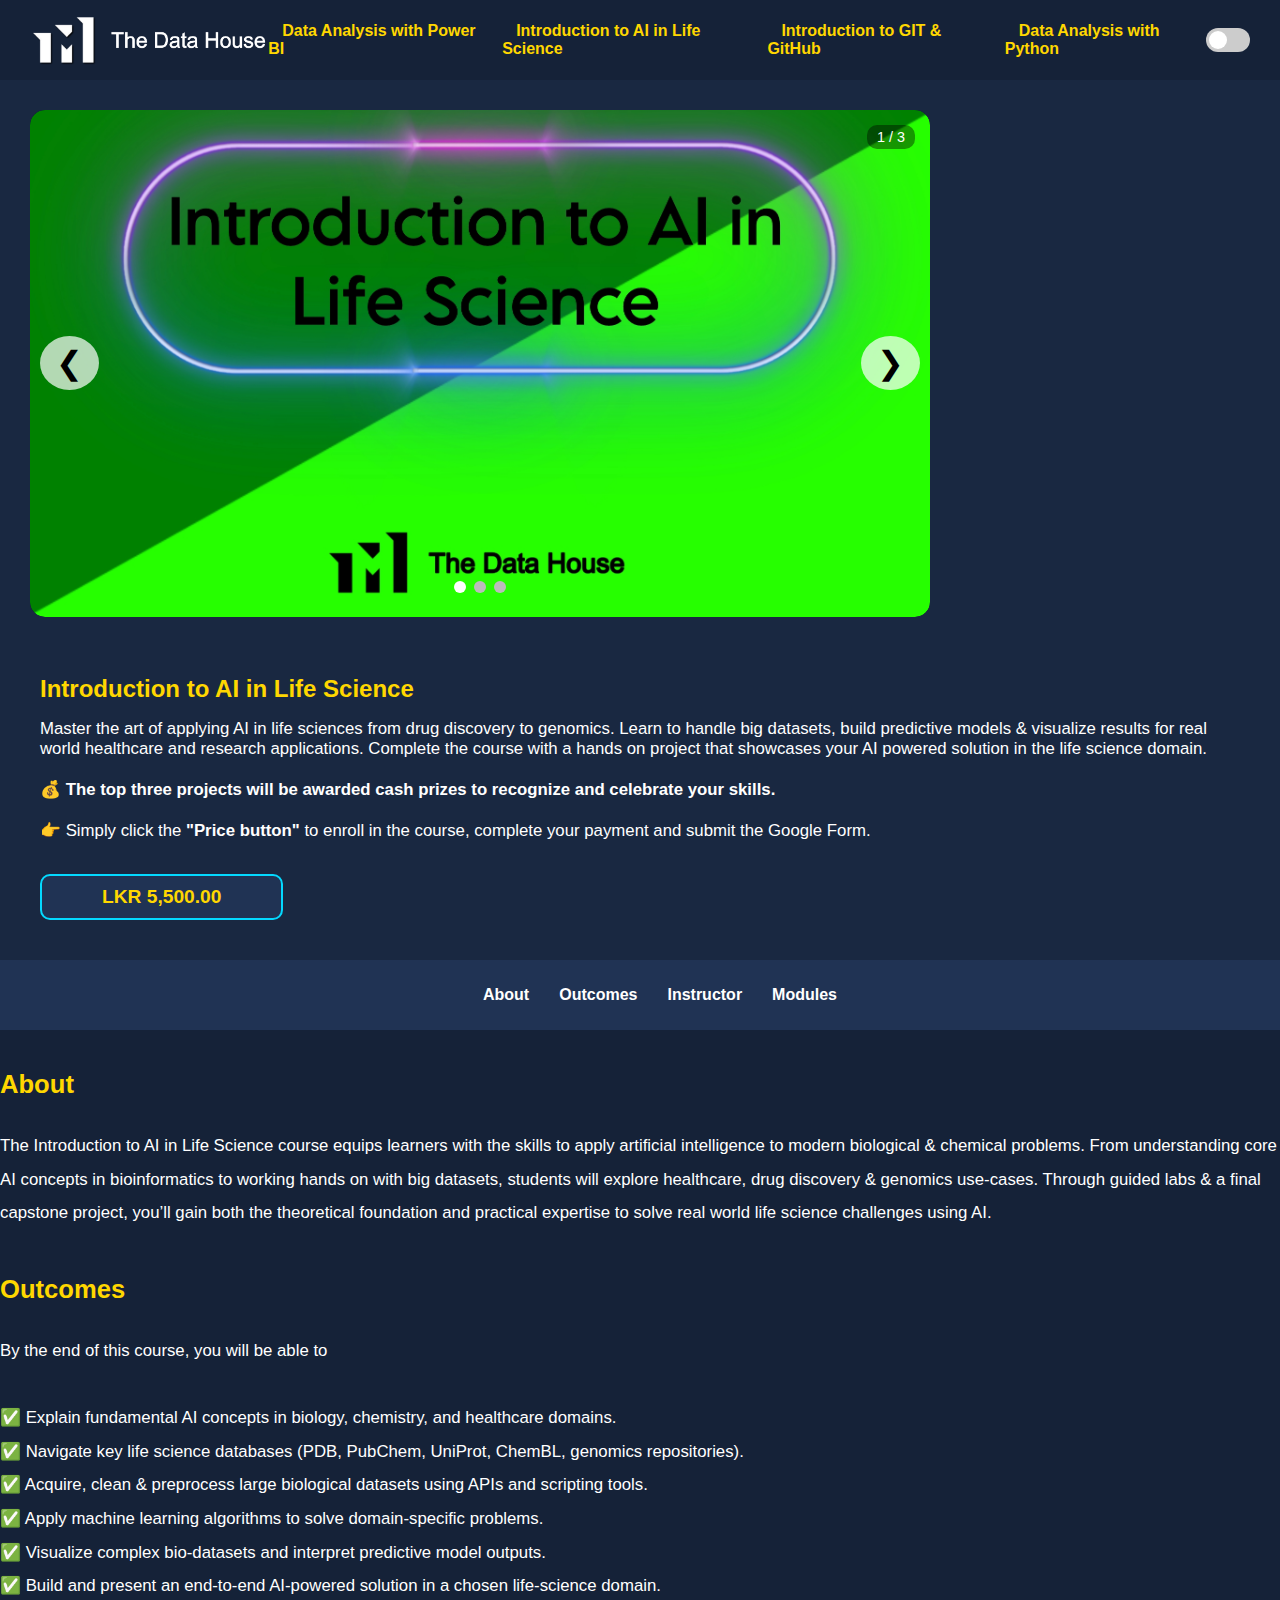
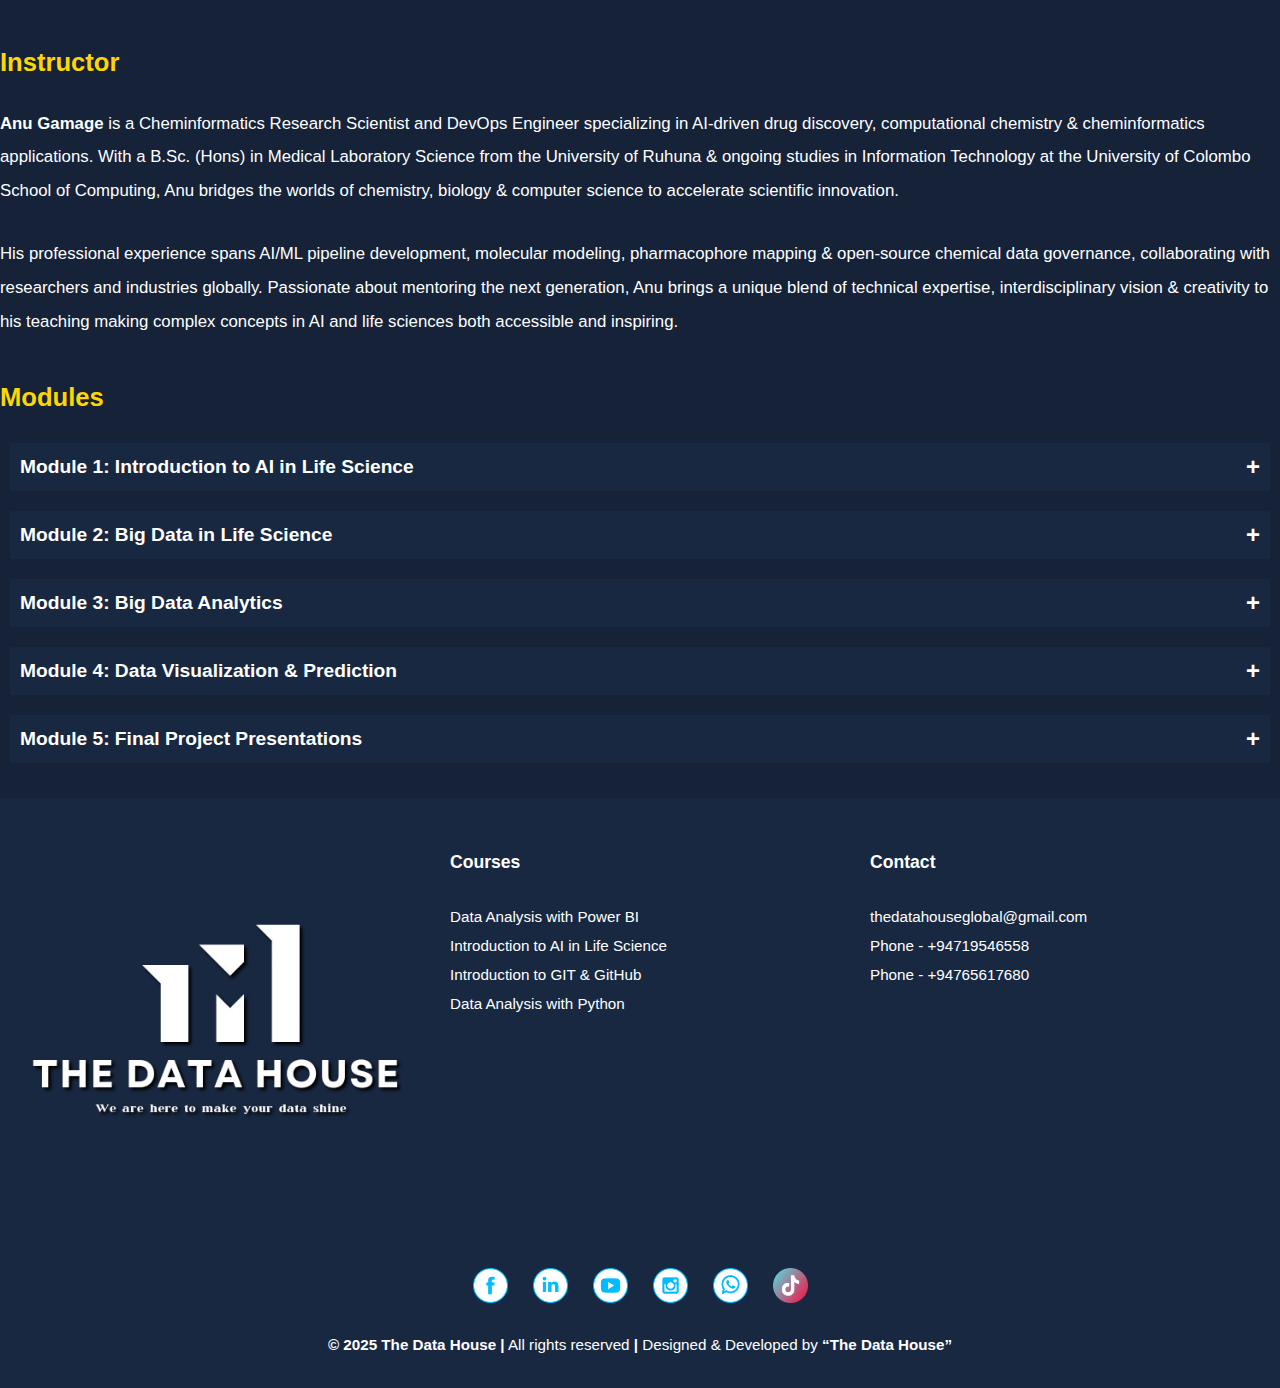
<file: DS_Course_02.html>
<!DOCTYPE html>
<html lang="en">
<head>
  <meta charset="UTF-8" />
  <meta name="viewport" content="width=device-width, initial-scale=1.0"/>
  <title>The Data House</title>
  <link rel="stylesheet" href="styles.css" />
  <link rel="icon" href="/favicon.png" type="image/png" />
</head>
<body>
  <header class="header">


<div class="logo">
  <a href="courses.html">
    <img id="logoImage" src="Logo_light.png" alt="The Data House Logo" />
	 </a>
	       <div class="menu-toggle-course" id="mobileMenucourse">
        <div class="bar1"></div>
        <div class="bar2"></div>
        <div class="bar3"></div>
      </div>
</div>


	<!-- ✅ Hamburger for mobile -->
      <!-- ✅ Hamburger inside navbar -->

	  
<nav class="navbar">
  <ul class="nav-links">
    <li><a href="DS_Course_01.html">Data Analysis with Power BI</a></li>
	<li><a href="DS_Course_02.html">Introduction to AI in Life Science</a></li>
	<li><a href="DS_Course_03.html">Introduction to GIT & GitHub</a></li>
	<li><a href="DS_Course_04.html">Data Analysis with Python</a></li>
	<!--<li><a href="courses.html">Courses</a></li>
    <li><a href="pricing.html">Buy PowerBI Dashboard Templates</a></li>
	<li><a href="pricing_Data.html">Buy Real World Data</a></li>-->
  </ul>
</nav>

<div id="contactPopup" class="popup-overlay">
  <div class="popup-content">
    <span id="closePopup" class="close-btn">&times;</span>
    <h3 class="popup-subtitle">WE ARE HERE TO MAKE YOUR DATA SHINE</h3>
    <h2 class="popup-title">Get in touch with us</h2>

    <form id="contactForm">
      <div class="form-row">
        <input type="text" name="name" placeholder="Your name" required>
        <input type="email" name="email" placeholder="Email address" required>

      <input type="text" name="phone" placeholder="Phone" required>
      <textarea name="message" placeholder="Your Message" rows="4" required></textarea>
            </div>
      <p class="privacy-note">
        This site is protected by reCAPTCHA and the Google 
        <a href="#" target="_blank">Privacy Policy</a> and 
        <a href="#" target="_blank">Terms of Service</a> apply.
      </p>

      <button type="submit" class="send-btn">Send a Message</button>
    </form>
  </div>
</div>


    <div class="right-controls">
<!--
<button class="search-icon" aria-label="Search">
🔍
</button>
-->
      <label class="switch">
        <input type="checkbox" id="modeToggle" />
        <span class="slider round"></span>
      </label>
    </div>
  </header>


  <section class="course-dashboard-price-section">
    <div class="dashboard-price-container">

      <!-- ✅ Image Carousel -->
  <div class="slider-container">
    <div class="slider-wrapper" id="sliderWrapper">
      <!-- Slide 1 -->
      <div class="slide-price">
        <img src="Courses_Details/Course_02/course_02_1.jpg" alt="Slide 1" />
      </div>
      <!-- Slide 2 -->
      <div class="slide-price">
        <img src="Courses_Details/Course_02/course_02_2.jpg" alt="Slide 2" />
      </div>
      <!-- Slide 3 -->
      <div class="slide-price">
        <img src="Courses_Details/Course_02/course_02_3.jpg" alt="Slide 3" />
      </div>
    </div>

    <!-- Navigation Arrows -->
    <button class="nav left" onclick="prevSlide()">&#10094;</button>
    <button class="nav right" onclick="nextSlide()">&#10095;</button>

    <!-- Dots -->
    <div class="dots" id="dots"></div>

    <!-- Slide Counter -->
    <div class="counter" id="counter">1 / 3</div>
  </div>

      <!-- ✅ Info Section -->
      <div class="dashboard-info">
        <h1 class="dashboard-title">Introduction to AI in Life Science</h1>
        <p class="dashboard-price-description">Master the art of applying AI in life sciences from drug discovery to genomics. 
		Learn to handle big datasets, build predictive models & visualize results for real world healthcare and research applications. 
		Complete the course with a hands on project that showcases your AI powered solution in the life science domain.<br><br><b>
		💰 The top three projects will be awarded cash prizes to recognize and celebrate your skills.</b><br><br>
		👉 Simply click the <b>"Price button"</b> to enroll in the course, complete your payment and submit the Google Form.</p>
        <a class="dashboard-price-btn" href="https://forms.gle/MCvuZcdWoXSk7TGs8" target="_blank">LKR 5,500.00</a>
      </div>
    </div>
  </section>

  <!-- ✅ DASHBOARD DETAIL SECTION -->
  <div class="navbar-courses">
    <ul>
      <li><a href="#module1">About</a></li>
      <li><a href="#module2">Outcomes</a></li>
	  <li><a href="#module3">Instructor</a></li>
      <li><a href="#module4">Modules</a></li>

      <!--<li><a href="#module5">Module 5</a></li>
      <li><a href="#module6">Module 6</a></li>-->
    </ul>
  </div>

  <div class="course-services-container" id="module1">
      <h2 class="course-service-title">About</h2>
      <p class="course-service-content">
        The Introduction to AI in Life Science course equips learners with the skills to apply 
		artificial intelligence to modern biological & chemical problems. From understanding core AI concepts in bioinformatics to working 
		hands on with big datasets, students will explore healthcare, drug discovery & genomics use-cases. Through guided labs & a 
		final capstone project, you’ll gain both the theoretical foundation and practical expertise to solve real world life science challenges using AI.
      </p>
	</div>	
	
	  <div class="course-services-container" id="module2">
      <h2 class="course-service-title">Outcomes</h2>
      <p class="course-service-content">
	  By the end of this course, you will be able to <br><br>

✅ Explain fundamental AI concepts in biology, chemistry, and healthcare domains.<br>

✅ Navigate key life science databases (PDB, PubChem, UniProt, ChemBL, genomics repositories).<br>

✅ Acquire, clean & preprocess large biological datasets using APIs and scripting tools.<br>

✅ Apply machine learning algorithms to solve domain-specific problems.<br>

✅ Visualize complex bio-datasets and interpret predictive model outputs.<br>

✅ Build and present an end-to-end AI-powered solution in a chosen life-science domain.
	</p>
	</div>	
	
		  <div class="course-services-container" id="module3">
      <h2 class="course-service-title">Instructor</h2>
      <p class="course-service-content">
       <b>Anu Gamage</b> is a Cheminformatics Research Scientist and DevOps Engineer specializing in AI-driven drug discovery, 
	   computational chemistry & cheminformatics applications. With a B.Sc. (Hons) in Medical Laboratory Science from the University of Ruhuna &
	   ongoing studies in Information Technology at the University of Colombo School of Computing, Anu bridges the worlds of chemistry, biology &
	   computer science to accelerate scientific innovation. 
	  </p>
	  <p class="course-service-content">
			   His professional experience spans AI/ML pipeline development, molecular modeling, pharmacophore mapping & 
	   open-source chemical data governance, collaborating with researchers and industries globally. 
	   Passionate about mentoring the next generation, Anu brings a unique blend of technical expertise, interdisciplinary vision &
	   creativity to his teaching making complex concepts in AI and life sciences both accessible and inspiring.
      </p>
	</div>	
	
	  <div class="course-services-container" id="module4">
      <h2 class="course-service-title">Modules</h2>
	</div>	
  <div class="container">
	<div class="module" id="module1">
		<h2 class="module-header">
		Module 1: Introduction to AI in Life Science
		<span class="expand-btn">+</span>
		</h2>
		<div class="module-details">
			<p>
			🔹 Overview of AI in Biology<br>

			🔹 Definitions: Cheminformatics, Bioinformatics, Computational Biology, Computational Chemistry<br>

			🔹 Applications in Healthcare & Pharma: drug-discovery pipelines, virtual screening, lead optimization<br>
			</p>
		</div>
	</div>

	<div class="module" id="module1">
		<h2 class="module-header">
		Module 2: Big Data in Life Science
		<span class="expand-btn">+</span>
		</h2>
		<div class="module-details">
			<p>
			🔹 Key Databases & Resources: PDB, PubChem, UniProt, ChemBL, genomics repositories<br>

			🔹 Tools & Environments: Biopython basics, Google Colab setup<br>

			🔹 Modern AI Models: GPT, Grok, Perplexity, Claude — use cases in coding and life-science workflows<br>
			🔹 Data Acquisition & Cleaning: Fetching via REST APIs, preprocessing raw biological data<br>
			</p>
		</div>
	</div>
	
		<div class="module" id="module1">
		<h2 class="module-header">
		Module 3: Big Data Analytics
		<span class="expand-btn">+</span>
		</h2>
		<div class="module-details">
			<p>
			🔹 Machine Learning Foundations: supervised vs. unsupervised methods, common algorithms (random forest, clustering)<br>

			🔹 Building & Tuning Models: feature selection, cross-validation, performance metrics<br>

			🔹 Hands-On Lab: train a simple classifier on sequence or compound data<br>
			</p>
		</div>
	</div>
	
		<div class="module" id="module1">
		<h2 class="module-header">
		Module 4: Data Visualization & Prediction
		<span class="expand-btn">+</span>
		</h2>
		<div class="module-details">
			<p>
			🔹 Visualization Techniques: Python (matplotlib, seaborn) / R (ggplot2)<br>

			🔹 Predictive Modeling: deploying models for real-time inference, interpreting results (ROC curves, feature importance)<br>

			🔹 Lab Exercise: create dashboards to explore model outputs<br>
			</p>
		</div>
	</div>
	
		<div class="module" id="module1">
		<h2 class="module-header">
		Module 5: Final Project Presentations
		<span class="expand-btn">+</span>
		</h2>
		<div class="module-details">
			<p>
			🔹 Select a domain: genomics, cheminformatics, or integrative AI solution<br>

			🔹 Deliverables: project report, code notebook, data pipeline, live presentation<br>
			</p>
		</div>
	</div>

  </div>


<!-- ✅ FOOTER SECTION START -->
<footer class="footer-section">
  <div class="footer-container">

    <!-- ✅ Logo & Description -->
    <div class="footer-column logo-column">
      <img id="footerLogo" src="Footer/footer_light.png" alt="Footer Logo" />
    </div>

    <!-- ✅ Navigation Columns -->
    <div class="footer-column">
      <h4 class="footer-title">Courses</h4>
      <a href="DS_Course_01.html">Data Analysis with Power BI</a>
      <a href="DS_Course_02.html">Introduction to AI in Life Science</a>
      <a href="DS_Course_03.html">Introduction to GIT & GitHub</a>
		<a href="DS_Course_04.html">Data Analysis with Python</a>
    </div>

<!--
    <div class="footer-column">
      <h4 class="footer-title">Pricing</h4>
      <a href="pricing.html">PowerBI Templetes</a>
      <a href="pricing_Data.html">Real World Data Sets</a>
    </div>
-->

    <div class="footer-column">
      <h4 class="footer-title">Contact</h4>
      <a href="mailto:thedatahouseglobal@gmail.com">thedatahouseglobal@gmail.com</a>
      <a href="tel:+95719900000">Phone - +94719546558</a>
	  <a href="tel:+95719900000">Phone - +94765617680</a>
    </div>
  </div>

  <!-- ✅ Social Media Section -->
  <div class="footer-socials">
    <a href="https://www.facebook.com/profile.php?id=61563744280014" target="_blank"><img src="Social/fb.png" alt="Facebook" /></a>
    <a href="https://www.linkedin.com/company/96927009/admin/page-posts/published/" target="_blank"><img src="Social/linkedin.png" alt="LinkedIn" /></a>
    <a href="https://www.youtube.com/@TheDataHouse28" target="_blank"><img src="Social/yt.png" alt="YouTube" /></a>
<a href="https://www.instagram.com/_the_data_house?igsh=MW44aXluZWdhN21zbQ==" target="_blank"><img src="Social/insta.png" alt="Instegram" /></a>
    <a href="https://chat.whatsapp.com/JYABGMYZsEyBbSUqcobDyt?mode=ac_t" target="_blank"><img src="Social/whatsapp.png" alt="WhatsApp" /></a>
    <a href="https://www.tiktok.com/@thedatahouse?_t=ZS-8xzgdcCttD7&_r=1" target="_blank"><img src="Social/tiktok.png" alt="TikTok" /></a>
  </div>

  <!-- ✅ Bottom Footer Text -->
  <div class="footer-bottom">
    <p>
      <b>© 2025 The Data House</b> <b>|</b> All rights reserved <b>|</b>
      <!--<a href="privacy.html">Privacy Policy</a> <b>|</b>
      <a href="terms.html">Terms of Service</a> <b>|</b>-->
      Designed & Developed by <b>“The Data House”</b>
    </p>
  </div>
</footer>
<!-- ✅ FOOTER SECTION END -->

<script src="script_course.js"></script>

</body>
</html>
</file>
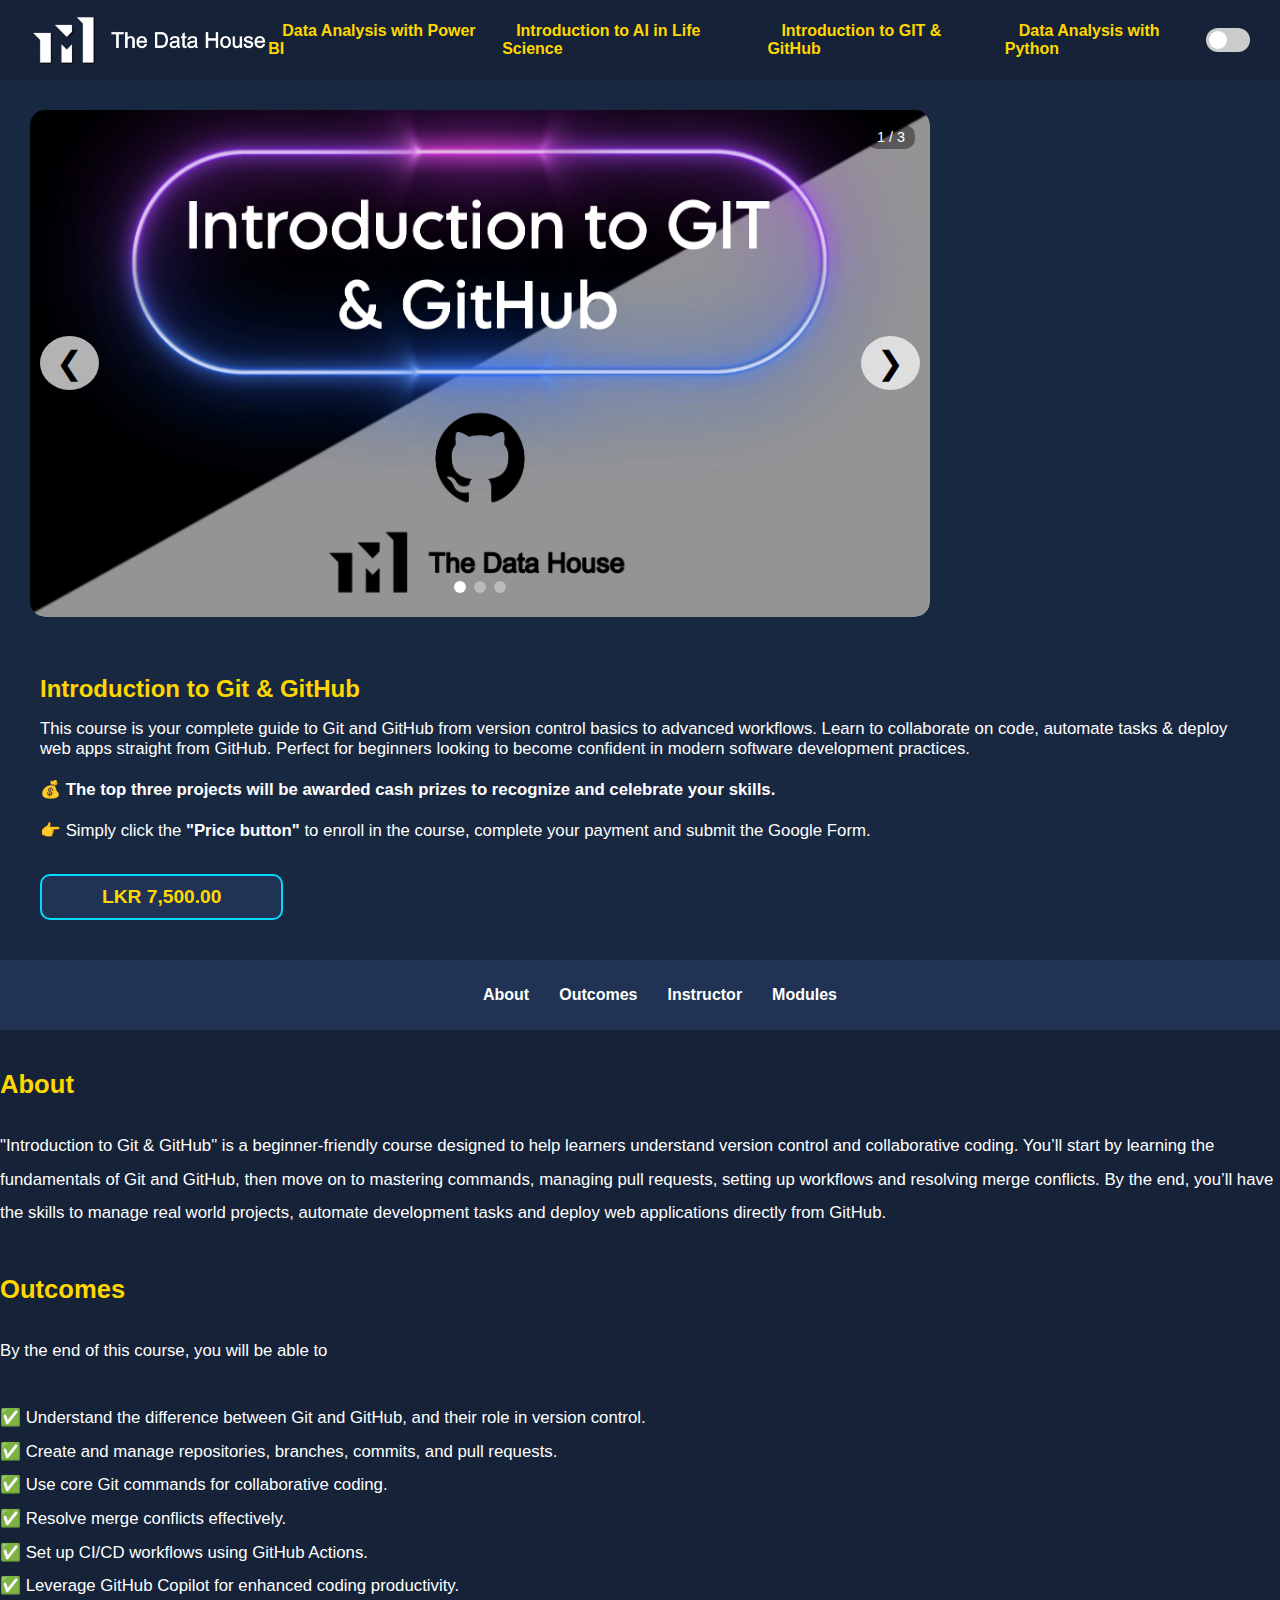
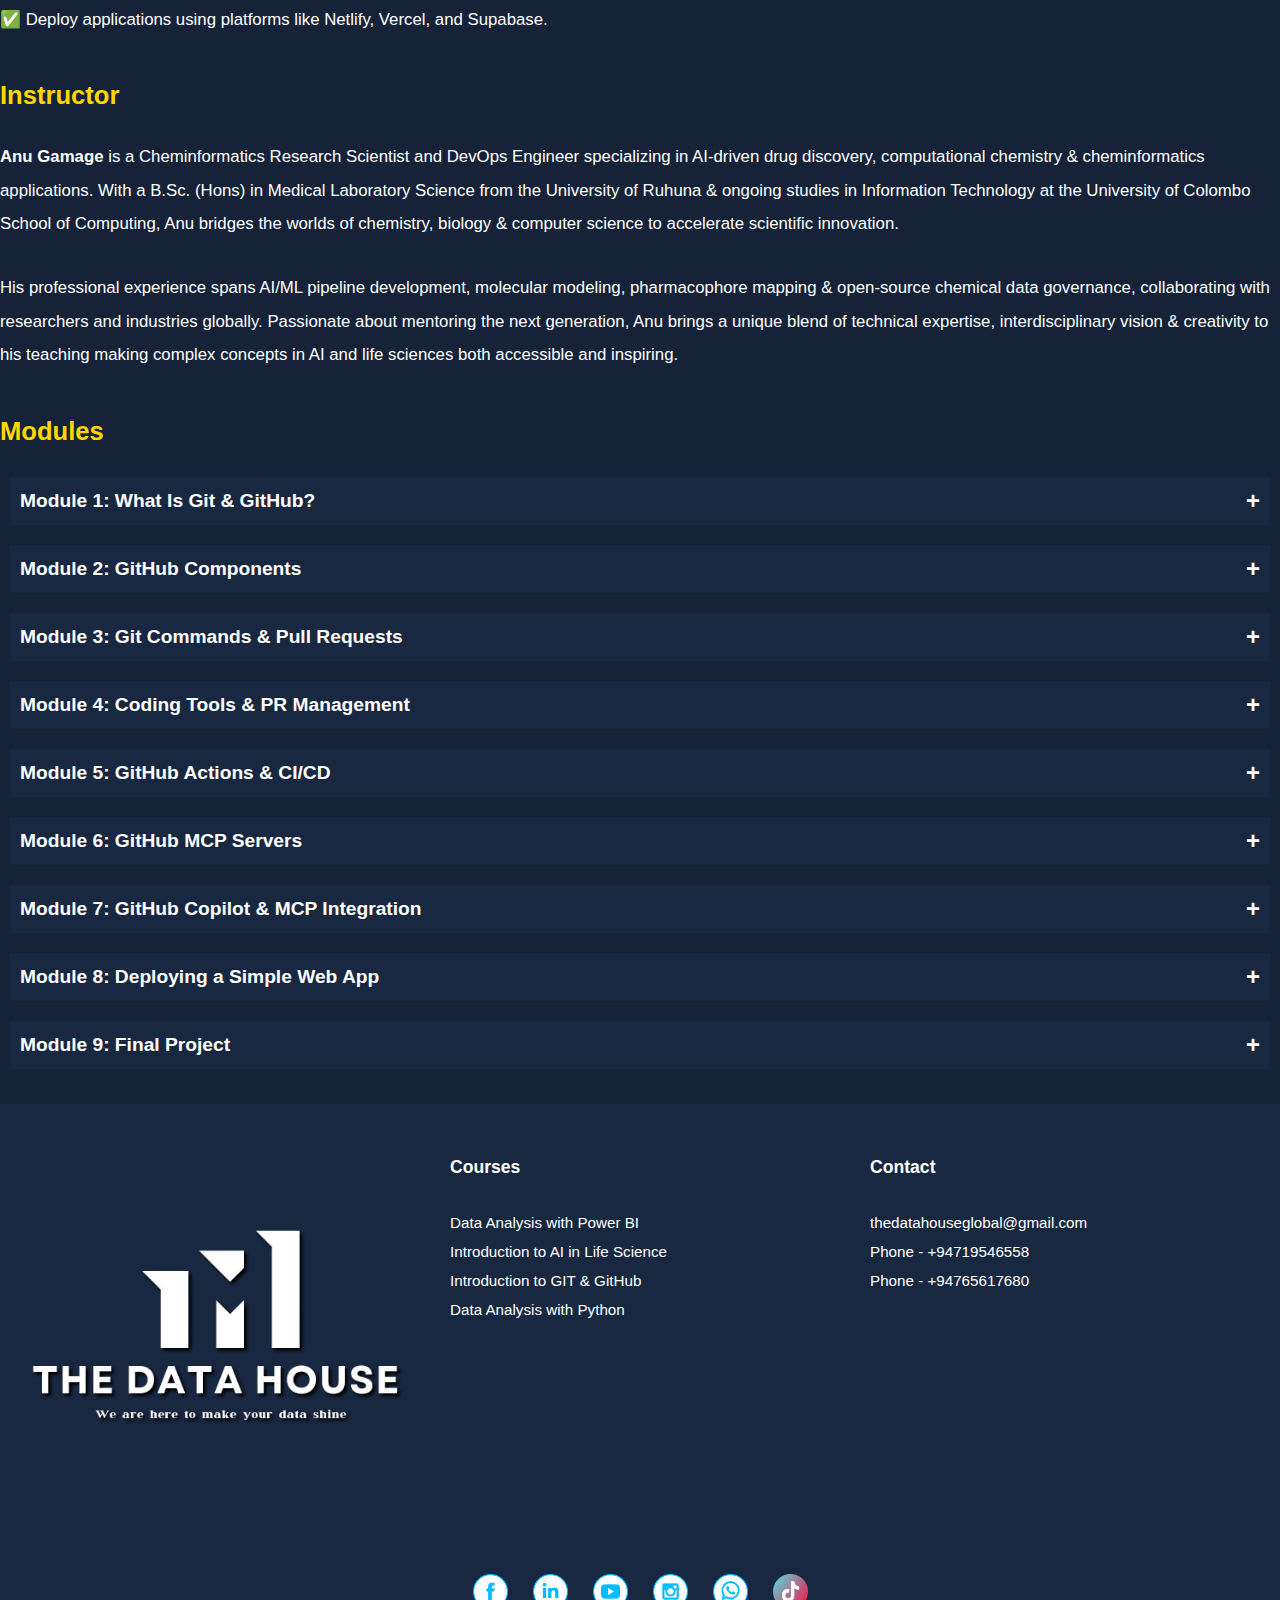
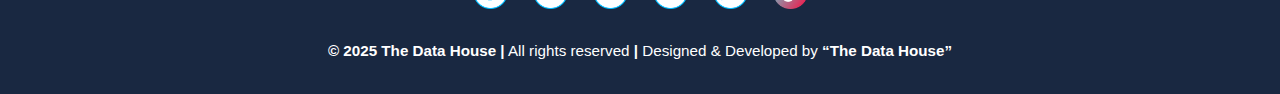
<file: DS_Course_03.html>
<!DOCTYPE html>
<html lang="en">
<head>
  <meta charset="UTF-8" />
  <meta name="viewport" content="width=device-width, initial-scale=1.0"/>
  <title>The Data House</title>
  <link rel="stylesheet" href="styles.css" />
  <link rel="icon" href="/favicon.png" type="image/png" />
</head>
<body>
  <header class="header">


<div class="logo">
  <a href="courses.html">
    <img id="logoImage" src="Logo_light.png" alt="The Data House Logo" />
	 </a>
	       <div class="menu-toggle-course" id="mobileMenucourse">
        <div class="bar1"></div>
        <div class="bar2"></div>
        <div class="bar3"></div>
      </div>
</div>


	<!-- ✅ Hamburger for mobile -->
      <!-- ✅ Hamburger inside navbar -->

	  
<nav class="navbar">
  <ul class="nav-links">
    <li><a href="DS_Course_01.html">Data Analysis with Power BI</a></li>
	<li><a href="DS_Course_02.html">Introduction to AI in Life Science</a></li>
	<li><a href="DS_Course_03.html">Introduction to GIT & GitHub</a></li>
	<li><a href="DS_Course_04.html">Data Analysis with Python</a></li>
	<!--<li><a href="courses.html">Courses</a></li>
    <li><a href="pricing.html">Buy PowerBI Dashboard Templates</a></li>
	<li><a href="pricing_Data.html">Buy Real World Data</a></li>-->
  </ul>
</nav>

<div id="contactPopup" class="popup-overlay">
  <div class="popup-content">
    <span id="closePopup" class="close-btn">&times;</span>
    <h3 class="popup-subtitle">WE ARE HERE TO MAKE YOUR DATA SHINE</h3>
    <h2 class="popup-title">Get in touch with us</h2>

    <form id="contactForm">
      <div class="form-row">
        <input type="text" name="name" placeholder="Your name" required>
        <input type="email" name="email" placeholder="Email address" required>
      
      <input type="text" name="phone" placeholder="Phone" required>
      <textarea name="message" placeholder="Your Message" rows="4" required></textarea>
      </div>
      <p class="privacy-note">
        This site is protected by reCAPTCHA and the Google 
        <a href="#" target="_blank">Privacy Policy</a> and 
        <a href="#" target="_blank">Terms of Service</a> apply.
      </p>

      <button type="submit" class="send-btn">Send a Message</button>
    </form>
  </div>
</div>


    <div class="right-controls">
<!--
<button class="search-icon" aria-label="Search">
🔍
</button>
-->
      <label class="switch">
        <input type="checkbox" id="modeToggle" />
        <span class="slider round"></span>
      </label>
    </div>
  </header>


  <section class="course-dashboard-price-section">
    <div class="dashboard-price-container">

      <!-- ✅ Image Carousel -->
  <div class="slider-container">
    <div class="slider-wrapper" id="sliderWrapper">
      <!-- Slide 1 -->
      <div class="slide-price">
        <img src="Courses_Details/Course_03/course_03_1.jpg" alt="Slide 1" />
      </div>
      <!-- Slide 2 -->
      <div class="slide-price">
        <img src="Courses_Details/Course_03/course_03_2.jpg" alt="Slide 2" />
      </div>
      <!-- Slide 3 -->
      <div class="slide-price">
        <img src="Courses_Details/Course_03/course_03_3.jpg" alt="Slide 3" />
      </div>
    </div>

    <!-- Navigation Arrows -->
    <button class="nav left" onclick="prevSlide()">&#10094;</button>
    <button class="nav right" onclick="nextSlide()">&#10095;</button>

    <!-- Dots -->
    <div class="dots" id="dots"></div>

    <!-- Slide Counter -->
    <div class="counter" id="counter">1 / 3</div>
  </div>

      <!-- ✅ Info Section -->
      <div class="dashboard-info">
        <h1 class="dashboard-title">Introduction to Git & GitHub</h1>
        <p class="dashboard-price-description">This course is your complete guide to Git and GitHub from version control basics to advanced workflows.
		Learn to collaborate on code, automate tasks & deploy web apps straight from GitHub. Perfect for beginners looking to become 
		confident in modern software development practices.<br><br><b>💰 The top three projects will be awarded cash prizes to recognize and celebrate your skills.
		</b><br><br>
		👉 Simply click the <b>"Price button"</b> to enroll in the course, complete your payment and submit the Google Form.</p>
        <a class="dashboard-price-btn" href="https://forms.gle/MCvuZcdWoXSk7TGs8" target="_blank">LKR 7,500.00</a>
      </div>
    </div>
  </section>

  <!-- ✅ DASHBOARD DETAIL SECTION -->
  <div class="navbar-courses">
    <ul>
      <li><a href="#module1">About</a></li>
      <li><a href="#module2">Outcomes</a></li>
	  <li><a href="#module3">Instructor</a></li>
      <li><a href="#module4">Modules</a></li>

      <!--<li><a href="#module5">Module 5</a></li>
      <li><a href="#module6">Module 6</a></li>-->
    </ul>
  </div>

  <div class="course-services-container" id="module1">
      <h2 class="course-service-title">About</h2>
      <p class="course-service-content">
        "Introduction to Git & GitHub" is a beginner-friendly course designed to help learners understand version control and collaborative coding. 
		You’ll start by learning the fundamentals of Git and GitHub, then move on to mastering commands, managing pull requests, setting up workflows and 
		resolving merge conflicts. By the end, you’ll have the skills to manage real world projects, automate development tasks and deploy web applications directly from GitHub.
      </p>
	</div>	
	
	  <div class="course-services-container" id="module2">
      <h2 class="course-service-title">Outcomes</h2>
      <p class="course-service-content">
	  By the end of this course, you will be able to <br><br>

✅ Understand the difference between Git and GitHub, and their role in version control.<br>

✅ Create and manage repositories, branches, commits, and pull requests.<br>

✅ Use core Git commands for collaborative coding.<br>

✅ Resolve merge conflicts effectively.<br>

✅ Set up CI/CD workflows using GitHub Actions.<br>

✅ Leverage GitHub Copilot for enhanced coding productivity.<br>

✅ Deploy applications using platforms like Netlify, Vercel, and Supabase.
	</p>
	</div>	
	
		  <div class="course-services-container" id="module3">
      <h2 class="course-service-title">Instructor</h2>
      <p class="course-service-content">
       <b>Anu Gamage</b> is a Cheminformatics Research Scientist and DevOps Engineer specializing in AI-driven drug discovery, 
	   computational chemistry & cheminformatics applications. With a B.Sc. (Hons) in Medical Laboratory Science from the University of Ruhuna &
	   ongoing studies in Information Technology at the University of Colombo School of Computing, Anu bridges the worlds of chemistry, biology &
	   computer science to accelerate scientific innovation. 
	  </p>
	  <p class="course-service-content">
			   His professional experience spans AI/ML pipeline development, molecular modeling, pharmacophore mapping & 
	   open-source chemical data governance, collaborating with researchers and industries globally. 
	   Passionate about mentoring the next generation, Anu brings a unique blend of technical expertise, interdisciplinary vision &
	   creativity to his teaching making complex concepts in AI and life sciences both accessible and inspiring.
      </p>
	</div>	
	
	  <div class="course-services-container" id="module4">
      <h2 class="course-service-title">Modules</h2>
	</div>	
  <div class="container">
	<div class="module" id="module1">
		<h2 class="module-header">
		Module 1: What Is Git & GitHub?
		<span class="expand-btn">+</span>
		</h2>
		<div class="module-details">
			<p>
			🔹 Difference between Git (version control) and GitHub (hosting)<br>

			🔹 Benefits of distributed version control systems (VCS)<br>

			</p>
		</div>
	</div>

	<div class="module" id="module1">
		<h2 class="module-header">
		Module 2: GitHub Components
		<span class="expand-btn">+</span>
		</h2>
		<div class="module-details">
			<p>
			🔹 Repositories, branches and commits<br>

			🔹 Issues & Discussions for tracking ideas and bugs<br>

			🔹 Introduction to Pull Requests<br>
			</p>
		</div>
	</div>
	
		<div class="module" id="module1">
		<h2 class="module-header">
		Module 3: Git Commands & Pull Requests
		<span class="expand-btn">+</span>
		</h2>
		<div class="module-details">
			<p>
			🔹 Core commands: clone, add, commit, push, pull<br>

			🔹 Creating & reviewing pull requests<br>
			</p>
		</div>
	</div>
	
		<div class="module" id="module1">
		<h2 class="module-header">
		Module 4: Coding Tools & PR Management
		<span class="expand-btn">+</span>
		</h2>
		<div class="module-details">
			<p>
			🔹 Setting up VS Code as your IDE<br>

			🔹 Linting, formatting, and extensions<br>

			🔹 Best practices for writing, sending, and reviewing PRs<br>
			🔹 Resolving merge conflicts<br>
			</p>
		</div>
	</div>
	
		<div class="module" id="module1">
		<h2 class="module-header">
		Module 5: GitHub Actions & CI/CD
		<span class="expand-btn">+</span>
		</h2>
		<div class="module-details">
			<p>
			🔹 Understanding workflows, jobs, and actions<br>

			🔹 Writing a simple CI pipeline<br>
			</p>
		</div>
	</div>
	
		<div class="module" id="module1">
		<h2 class="module-header">
		Module 6: GitHub MCP Servers
		<span class="expand-btn">+</span>
		</h2>
		<div class="module-details">
			<p>
			🔹 Overview of GitHub’s Multi-Cloud Provisioning (MCP)<br>

			🔹 Use cases and benefits<br>
			</p>
		</div>
	</div>
	
		<div class="module" id="module1">
		<h2 class="module-header">
		Module 7: GitHub Copilot & MCP Integration
		<span class="expand-btn">+</span>
		</h2>
		<div class="module-details">
			<p>
			🔹 Using GitHub Copilot for faster coding<br>

			🔹 Automating tasks with MCP servers<br>
			</p>
		</div>
	</div>
	
		<div class="module" id="module1">
		<h2 class="module-header">
		Module 8: Deploying a Simple Web App
		<span class="expand-btn">+</span>
		</h2>
		<div class="module-details">
			<p>
			🔹 Deployment tools overview: Netlify, Vercel, Supabase<br>

			🔹 Live demo: VS Code + Copilot → Git → Netlify/Vercel<br>
			</p>
		</div>
	</div>
	
			<div class="module" id="module1">
		<h2 class="module-header">
		Module 9: Final Project
		<span class="expand-btn">+</span>
		</h2>
		<div class="module-details">
			<p>
			🔹 Build & deploy a small web application end-to-end<br>

			🔹 Deliverables: GitHub repo, CI/CD workflow, live app URL<br>
			🔹 10-minute live demo & Q&A<br>
			</p>
		</div>
	</div>

  </div>


<!-- ✅ FOOTER SECTION START -->
<footer class="footer-section">
  <div class="footer-container">

    <!-- ✅ Logo & Description -->
    <div class="footer-column logo-column">
      <img id="footerLogo" src="Footer/footer_light.png" alt="Footer Logo" />
    </div>

    <!-- ✅ Navigation Columns -->
    <div class="footer-column">
      <h4 class="footer-title">Courses</h4>
      <a href="DS_Course_01.html">Data Analysis with Power BI</a>
      <a href="DS_Course_02.html">Introduction to AI in Life Science</a>
      <a href="DS_Course_03.html">Introduction to GIT & GitHub</a>
		<a href="DS_Course_04.html">Data Analysis with Python</a>
    </div>

<!--
    <div class="footer-column">
      <h4 class="footer-title">Pricing</h4>
      <a href="pricing.html">PowerBI Templetes</a>
      <a href="pricing_Data.html">Real World Data Sets</a>
    </div>
-->

    <div class="footer-column">
      <h4 class="footer-title">Contact</h4>
      <a href="mailto:thedatahouseglobal@gmail.com">thedatahouseglobal@gmail.com</a>
      <a href="tel:+95719900000">Phone - +94719546558</a>
	  <a href="tel:+95719900000">Phone - +94765617680</a>
    </div>
  </div>

  <!-- ✅ Social Media Section -->
  <div class="footer-socials">
    <a href="https://www.facebook.com/profile.php?id=61563744280014" target="_blank"><img src="Social/fb.png" alt="Facebook" /></a>
    <a href="https://www.linkedin.com/company/96927009/admin/page-posts/published/" target="_blank"><img src="Social/linkedin.png" alt="LinkedIn" /></a>
    <a href="https://www.youtube.com/@TheDataHouse28" target="_blank"><img src="Social/yt.png" alt="YouTube" /></a>
<a href="https://www.instagram.com/_the_data_house?igsh=MW44aXluZWdhN21zbQ==" target="_blank"><img src="Social/insta.png" alt="Instegram" /></a>
    <a href="https://chat.whatsapp.com/JYABGMYZsEyBbSUqcobDyt?mode=ac_t" target="_blank"><img src="Social/whatsapp.png" alt="WhatsApp" /></a>
    <a href="https://www.tiktok.com/@thedatahouse?_t=ZS-8xzgdcCttD7&_r=1" target="_blank"><img src="Social/tiktok.png" alt="TikTok" /></a>
  </div>

  <!-- ✅ Bottom Footer Text -->
  <div class="footer-bottom">
    <p>
      <b>© 2025 The Data House</b> <b>|</b> All rights reserved <b>|</b>
      <!--<a href="privacy.html">Privacy Policy</a> <b>|</b>
      <a href="terms.html">Terms of Service</a> <b>|</b>-->
      Designed & Developed by <b>“The Data House”</b>
    </p>
  </div>
</footer>
<!-- ✅ FOOTER SECTION END -->

<script src="script_course.js"></script>

</body>
</html>
</file>
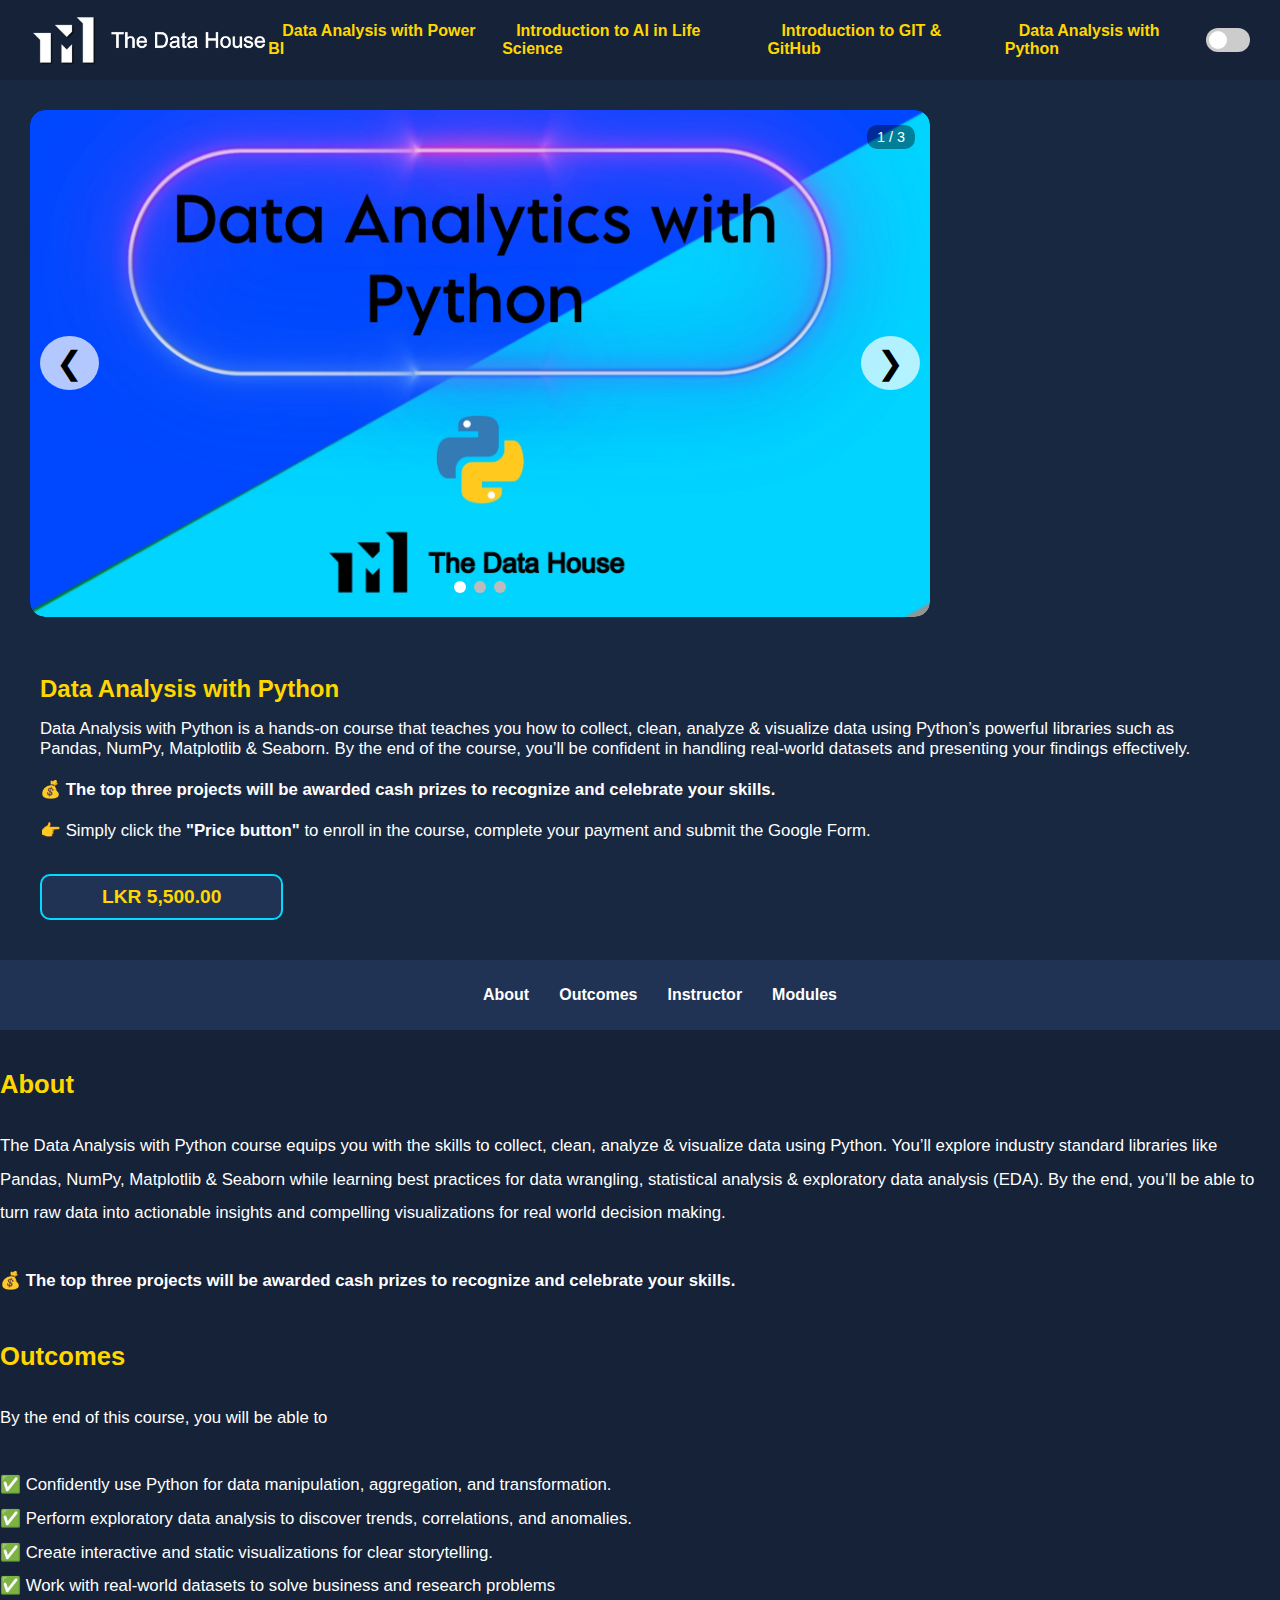
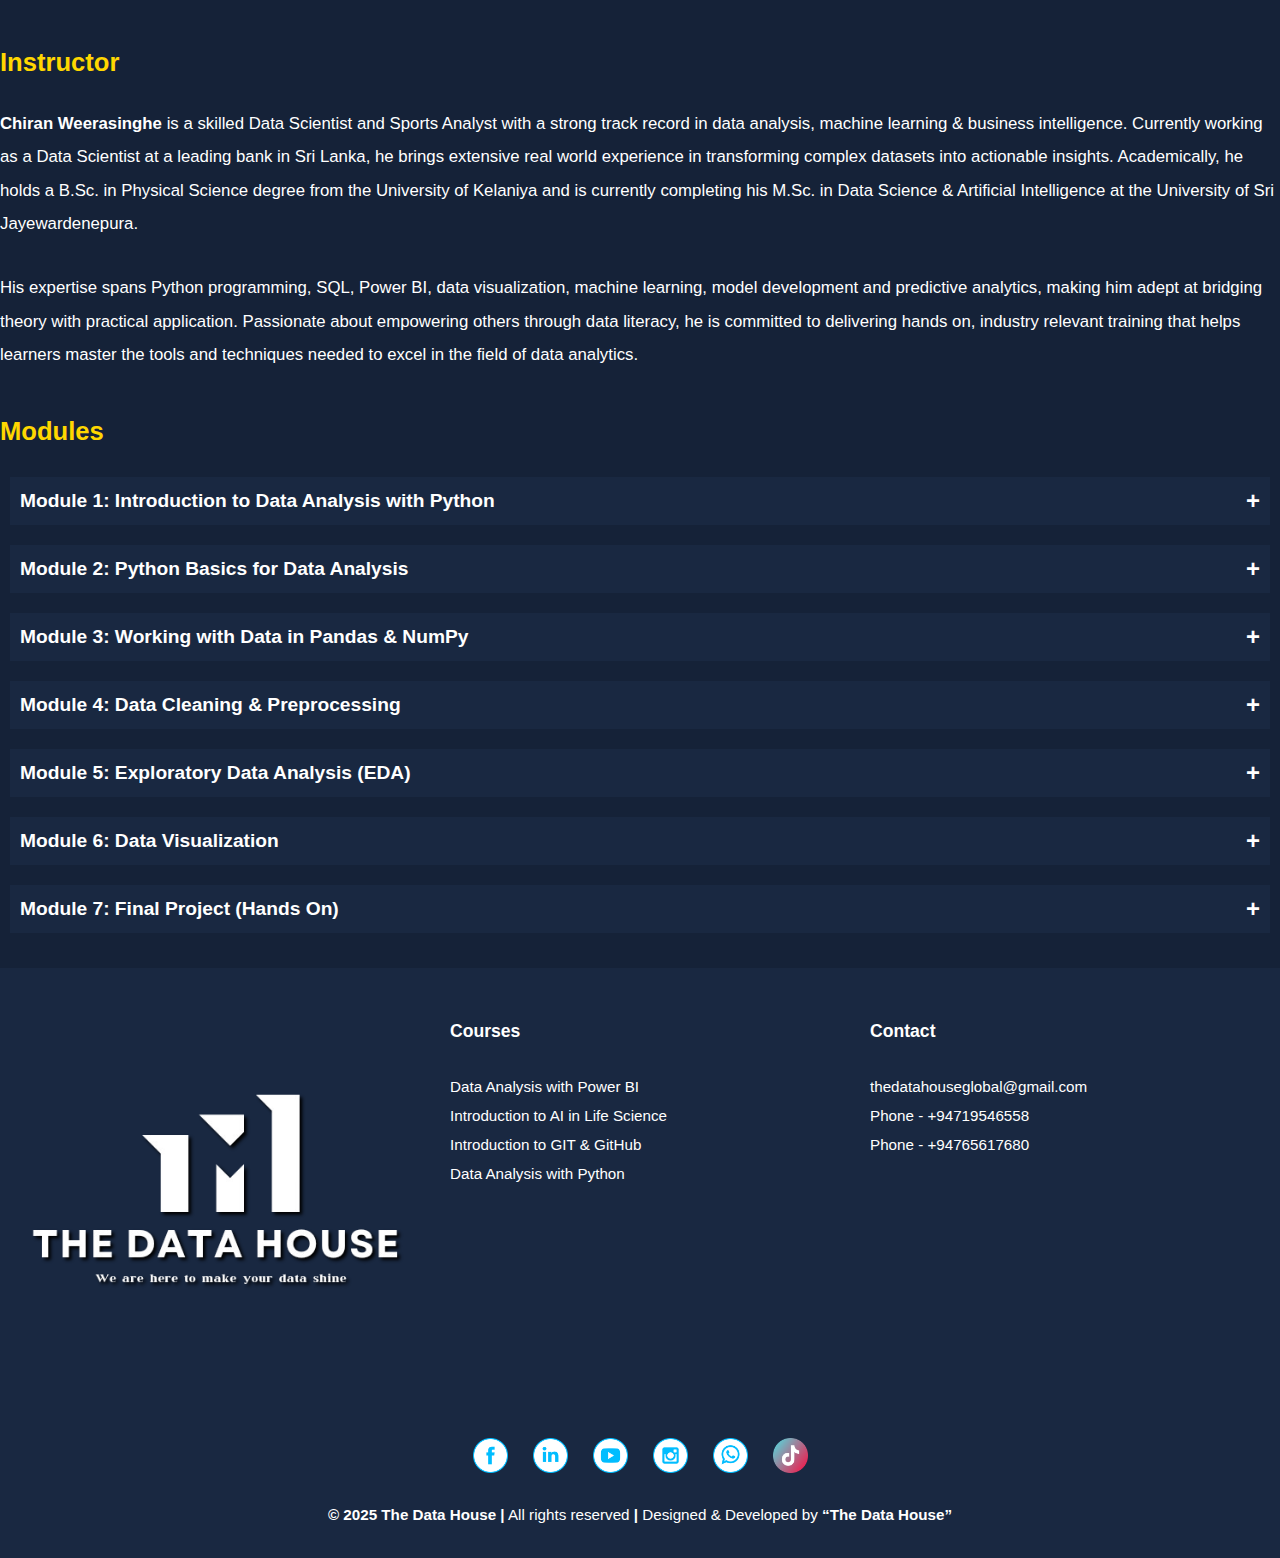
<file: DS_Course_04.html>
<!DOCTYPE html>
<html lang="en">
<head>
  <meta charset="UTF-8" />
  <meta name="viewport" content="width=device-width, initial-scale=1.0"/>
  <title>The Data House</title>
  <link rel="stylesheet" href="styles.css" />
  <link rel="icon" href="/favicon.png" type="image/png" />
</head>
<body>
  <header class="header">


<div class="logo">
  <a href="courses.html">
    <img id="logoImage" src="Logo_light.png" alt="The Data House Logo" />
	 </a>
	       <div class="menu-toggle-course" id="mobileMenucourse">
        <div class="bar1"></div>
        <div class="bar2"></div>
        <div class="bar3"></div>
      </div>
</div>


	<!-- ✅ Hamburger for mobile -->
      <!-- ✅ Hamburger inside navbar -->

	  
<nav class="navbar">
  <ul class="nav-links">
    <li><a href="DS_Course_01.html">Data Analysis with Power BI</a></li>
	<li><a href="DS_Course_02.html">Introduction to AI in Life Science</a></li>
	<li><a href="DS_Course_03.html">Introduction to GIT & GitHub</a></li>
	<li><a href="DS_Course_04.html">Data Analysis with Python</a></li>
	<!--<li><a href="courses.html">Courses</a></li>
    <li><a href="pricing.html">Buy PowerBI Dashboard Templates</a></li>
	<li><a href="pricing_Data.html">Buy Real World Data</a></li>-->
  </ul>
</nav>

<div id="contactPopup" class="popup-overlay">
  <div class="popup-content">
    <span id="closePopup" class="close-btn">&times;</span>
    <h3 class="popup-subtitle">WE ARE HERE TO MAKE YOUR DATA SHINE</h3>
    <h2 class="popup-title">Get in touch with us</h2>

    <form id="contactForm">
      <div class="form-row">
        <input type="text" name="name" placeholder="Your name" required>
        <input type="email" name="email" placeholder="Email address" required>
      
      <input type="text" name="phone" placeholder="Phone" required>
      <textarea name="message" placeholder="Your Message" rows="4" required></textarea>
      </div>
      <p class="privacy-note">
        This site is protected by reCAPTCHA and the Google 
        <a href="#" target="_blank">Privacy Policy</a> and 
        <a href="#" target="_blank">Terms of Service</a> apply.
      </p>

      <button type="submit" class="send-btn">Send a Message</button>
    </form>
  </div>
</div>


    <div class="right-controls">
<!--
<button class="search-icon" aria-label="Search">
🔍
</button>
-->
      <label class="switch">
        <input type="checkbox" id="modeToggle" />
        <span class="slider round"></span>
      </label>
    </div>
  </header>


  <section class="course-dashboard-price-section">
    <div class="dashboard-price-container">

      <!-- ✅ Image Carousel -->
  <div class="slider-container">
    <div class="slider-wrapper" id="sliderWrapper">
      <!-- Slide 1 -->
      <div class="slide-price">
        <img src="Courses_Details/Course_04/course_04_1.jpg" alt="Slide 1" />
      </div>
      <!-- Slide 2 -->
      <div class="slide-price">
        <img src="Courses_Details/Course_04/course_04_2.jpg" alt="Slide 2" />
      </div>
      <!-- Slide 3 -->
      <div class="slide-price">
        <img src="Courses_Details/Course_04/course_04_3.jpg" alt="Slide 3" />
      </div>

    </div>

    <!-- Navigation Arrows -->
    <button class="nav left" onclick="prevSlide()">&#10094;</button>
    <button class="nav right" onclick="nextSlide()">&#10095;</button>

    <!-- Dots -->
    <div class="dots" id="dots"></div>

    <!-- Slide Counter -->
    <div class="counter" id="counter">1 / 3</div>
  </div>

      <!-- ✅ Info Section -->
      <div class="dashboard-info">
        <h1 class="dashboard-title">Data Analysis with Python</h1>
        <p class="dashboard-price-description">Data Analysis with Python is a hands-on course that teaches you how to collect, clean, analyze & visualize data 
		using Python’s powerful libraries such as Pandas, NumPy, Matplotlib & Seaborn. By the end of the course, you’ll be confident in handling 
		real-world datasets and presenting your findings effectively. 
		<br><br><b>💰 The top three projects will be awarded cash prizes to recognize and celebrate your skills.</b><br><br>
		👉 Simply click the <b>"Price button"</b> to enroll in the course, complete your payment and submit the Google Form.</p>
        <a class="dashboard-price-btn" href="https://forms.gle/MCvuZcdWoXSk7TGs8" target="_blank">LKR 5,500.00</a>
      </div>
    </div>
  </section>

  <!-- ✅ DASHBOARD DETAIL SECTION -->
  <div class="navbar-courses">
    <ul>
      <li><a href="#module1">About</a></li>
      <li><a href="#module2">Outcomes</a></li>
	  <li><a href="#module3">Instructor</a></li>
      <li><a href="#module4">Modules</a></li>

      <!--<li><a href="#module5">Module 5</a></li>
      <li><a href="#module6">Module 6</a></li>-->
    </ul>
  </div>

  <div class="course-services-container" id="module1">
      <h2 class="course-service-title">About</h2>
      <p class="course-service-content">
        The Data Analysis with Python course equips you with the skills to collect, clean, analyze & visualize data using Python. 
		You’ll explore industry standard libraries like Pandas, NumPy, Matplotlib & Seaborn while learning best practices for 
		data wrangling, statistical analysis & exploratory data analysis (EDA). By the end, you’ll be able to turn raw data 
		into actionable insights and compelling visualizations for real world decision making.
		<br><br><b>💰 The top three projects will be awarded cash prizes to recognize and celebrate your skills.</b>
      </p>
	</div>	
	
	  <div class="course-services-container" id="module2">
      <h2 class="course-service-title">Outcomes</h2>
      <p class="course-service-content">
	  By the end of this course, you will be able to <br><br>

✅ Confidently use Python for data manipulation, aggregation, and transformation.<br>

✅ Perform exploratory data analysis to discover trends, correlations, and anomalies.<br>

✅ Create interactive and static visualizations for clear storytelling.<br>

✅ Work with real-world datasets to solve business and research problems
	</p>
	</div>	
	
		  <div class="course-services-container" id="module3">
      <h2 class="course-service-title">Instructor</h2>
      <p class="course-service-content">
		<b>Chiran Weerasinghe</b> is a skilled Data Scientist and Sports Analyst with a strong track record in data analysis, machine learning & business intelligence.
		Currently working as a Data Scientist at a leading bank in Sri Lanka, he brings extensive real world experience in 
		transforming complex datasets into actionable insights. Academically, he holds a B.Sc. in Physical Science degree from the University of Kelaniya 
		and is currently completing his M.Sc. in Data Science & Artificial Intelligence at the University of Sri Jayewardenepura. 
	  </p>
	  <p class="course-service-content">
		His expertise spans Python programming, SQL, Power BI, data visualization, machine learning, model development and predictive analytics, 
		making him adept at bridging theory with practical application. Passionate about empowering others through data literacy, 
		he is committed to delivering hands on, industry relevant training that helps learners master the tools and techniques needed to excel in the field of data analytics.
      </p>
	</div>	
	
	  <div class="course-services-container" id="module4">
      <h2 class="course-service-title">Modules</h2>
	</div>	
  <div class="container">
	<div class="module" id="module1">
		<h2 class="module-header">
		Module 1: Introduction to Data Analysis with Python
		<span class="expand-btn">+</span>
		</h2>
		<div class="module-details">
			<p>
			🔹 Why Python for Data Analysis<br>

			🔹 Setting up the Environment (Anaconda, Jupyter Notebook, VS Code)<br>

			🔹 Overview of Data Analysis Workflow<br>
			</p>
		</div>
	</div>

	<div class="module" id="module1">
		<h2 class="module-header">
		Module 2: Python Basics for Data Analysis
		<span class="expand-btn">+</span>
		</h2>
		<div class="module-details">
			<p>
			🔹 Data Types, Variables, and Operators<br>

			🔹 Control Structures (If-Else, Loops)<br>

			🔹 Functions and List Comprehensions<br>
			</p>
		</div>
	</div>
	
		<div class="module" id="module1">
		<h2 class="module-header">
		Module 3: Working with Data in Pandas & NumPy
		<span class="expand-btn">+</span>
		</h2>
		<div class="module-details">
			<p>
			🔹 DataFrames<br>

			🔹 Importing CSV, Excel<br>

			🔹 Indexing, Filtering, and Sorting Data<br>
			
			🔹 Aggregations and GroupBy<br>
			</p>
		</div>
	</div>
	
		<div class="module" id="module1">
		<h2 class="module-header">
		Module 4: Data Cleaning & Preprocessing
		<span class="expand-btn">+</span>
		</h2>
		<div class="module-details">
			<p>
			🔹 Handling Missing Values<br>

			🔹 Detecting and Removing Duplicates<br>

			🔹 Data Type Conversions<br>
			🔹 Normalization & Standardization<br>
			</p>
		</div>
	</div>
	
		<div class="module" id="module1">
		<h2 class="module-header">
		Module 5: Exploratory Data Analysis (EDA)
		<span class="expand-btn">+</span>
		</h2>
		<div class="module-details">
			<p>
			🔹 Descriptive Statistics<br>

			🔹 Correlation & Covariance<br>

			🔹 Outlier Detection<br>
			🔹 Data Summarization<br>
			</p>
		</div>
	</div>
	
		<div class="module" id="module1">
		<h2 class="module-header">
		Module 6: Data Visualization
		<span class="expand-btn">+</span>
		</h2>
		<div class="module-details">
			<p>
			🔹 Using Matplotlib for Plots<br>

			🔹 Seaborn for Statistical Visualizations<br>

			🔹 Customizing Charts for Insights<br>
			🔹 Multi-plot Grids and Interactive Plots<br>
			</p>
		</div>
	</div>
	
		<div class="module" id="module1">
		<h2 class="module-header">
		Module 7: Final Project (Hands On)
		<span class="expand-btn">+</span>
		</h2>
		<div class="module-details">
			<p>
			🔹 Analyze a real-world dataset<br>

			🔹 Document findings and present insights<br>

			🔹 Submit for evaluation and receive feedback<br>
			🔹 💰 Exciting Rewards – Cash prizes for the Top 3 Projects to recognize and celebrate your skills!<br>
			
			</p>
		</div>
	</div>

  </div>


<!-- ✅ FOOTER SECTION START -->
<footer class="footer-section">
  <div class="footer-container">

    <!-- ✅ Logo & Description -->
    <div class="footer-column logo-column">
      <img id="footerLogo" src="Footer/footer_light.png" alt="Footer Logo" />
    </div>

    <!-- ✅ Navigation Columns -->
    <div class="footer-column">
      <h4 class="footer-title">Courses</h4>
      <a href="DS_Course_01.html">Data Analysis with Power BI</a>
      <a href="DS_Course_02.html">Introduction to AI in Life Science</a>
      <a href="DS_Course_03.html">Introduction to GIT & GitHub</a>
		<a href="DS_Course_04.html">Data Analysis with Python</a>
    </div>
<!--
    <div class="footer-column">
      <h4 class="footer-title">Pricing</h4>
      <a href="pricing.html">PowerBI Templetes</a>
      <a href="pricing_Data.html">Real World Data Sets</a>
    </div>
-->
    <div class="footer-column">
      <h4 class="footer-title">Contact</h4>
      <a href="mailto:thedatahouseglobal@gmail.com">thedatahouseglobal@gmail.com</a>
      <a href="tel:+95719900000">Phone - +94719546558</a>
	  <a href="tel:+95719900000">Phone - +94765617680</a>
    </div>
  </div>

  <!-- ✅ Social Media Section -->
  <div class="footer-socials">
    <a href="https://www.facebook.com/profile.php?id=61563744280014" target="_blank"><img src="Social/fb.png" alt="Facebook" /></a>
    <a href="https://www.linkedin.com/company/96927009/admin/page-posts/published/" target="_blank"><img src="Social/linkedin.png" alt="LinkedIn" /></a>
    <a href="https://www.youtube.com/@TheDataHouse28" target="_blank"><img src="Social/yt.png" alt="YouTube" /></a>
<a href="https://www.instagram.com/_the_data_house?igsh=MW44aXluZWdhN21zbQ==" target="_blank"><img src="Social/insta.png" alt="Instegram" /></a>
    <a href="https://chat.whatsapp.com/JYABGMYZsEyBbSUqcobDyt?mode=ac_t" target="_blank"><img src="Social/whatsapp.png" alt="WhatsApp" /></a>
    <a href="https://www.tiktok.com/@thedatahouse?_t=ZS-8xzgdcCttD7&_r=1" target="_blank"><img src="Social/tiktok.png" alt="TikTok" /></a>
  </div>

  <!-- ✅ Bottom Footer Text -->
  <div class="footer-bottom">
    <p>
      <b>© 2025 The Data House</b> <b>|</b> All rights reserved <b>|</b>
      <!--<a href="privacy.html">Privacy Policy</a> <b>|</b>
      <a href="terms.html">Terms of Service</a> <b>|</b>-->
      Designed & Developed by <b>“The Data House”</b>
    </p>
  </div>
</footer>
<!-- ✅ FOOTER SECTION END -->

<script src="script_course.js"></script>

</body>
</html>
</file>
<file: styles.css>
:root {
  --main-bg: #ffffff;
  --main-text: #000000;
  --nav-text: #000000;
}

body.dark-mode {
  --main-bg: #152238;
  --main-text: #ffffff;
  --nav-text: #ffd700;
}

body {
  margin: 0;
  font-family: 'Segoe UI', sans-serif;
  background-color: var(--main-bg);
  color: var(--main-text);
  transition: background 0.3s, color 0.3s;
}

/* Header */
.header {
  display: flex;
  justify-content: space-between;
  align-items: center;
  padding: 15px 30px;
  background-color: inherit;
  position: sticky;
  top: 0;
  z-index: 1000;
}

/* Logo */
.logo {
  display: flex;
  align-items: center;
  justify-content: space-between;
  gap: 4px;
}

.logo img {
  height: 50px;
  width: auto;
  display: block;
}

.logo-text {
  font-size: 1.4rem;
  font-weight: bold;
  color: var(--main-text);
  white-space: nowrap;
}

.logo-text a {
  text-decoration: none;
}

/* Navbar */
.navbar .nav-links {
  display: flex;
  list-style: none;
  gap: 25px;
  margin: 0;
  padding: 0;
}

.navbar .nav-links a {
  text-decoration: none;
  font-weight: 600;
  color: var(--nav-text);
  transition: all 0.3s ease;
  padding: 8px 14px;
  border-radius: 20px;
}

.navbar .nav-links a:hover {
  background-color: #FFD700;
  color: #000000;
}

/* Login button */
.login-button {
  background-color: #FFD700;
  color: #000000;
  padding: 8px 16px;
  border-radius: 20px;
  text-decoration: none;
  font-weight: 600;
  transition: background 0.3s ease;
}

.login-button:hover {
  background-color: #e6c200;
}

body.dark-mode .login-button {
  background-color: #FFD700;
  color: #000000;
}

/* Right controls */
.right-controls {
  display: flex;
  align-items: center;
  gap: 15px;
}

/* Toggle switch */
.switch {
  position: relative;
  display: inline-block;
  width: 44px;
  height: 24px;
}

.switch input {
  opacity: 0;
  width: 0;
  height: 0;
}

.slider {
  position: absolute;
  top: 0; left: 0; right: 0; bottom: 0;
  background-color: #ccc;
  border-radius: 34px;
  transition: .4s;
}

.slider:before {
  position: absolute;
  content: "";
  height: 18px;
  width: 18px;
  left: 3px;
  bottom: 3px;
  background-color: white;
  border-radius: 50%;
  transition: .4s;
}

input:checked + .slider {
  background-color: #2196F3;
}

input:checked + .slider:before {
  transform: translateX(20px);
}

/* =================================================== SLIDER SECTION =================================================== */
.full-slider {
  position: relative;
  width: 100%;
  height: 90vh;
  align-items: center;
  overflow: hidden;
}

.slide {
  position: absolute;
  width: 100%;
  height: 100%;
  align-items: center;
    display: flex; /* So we can center text */
  background-size: cover;
  background-position: center;
  opacity: 0;
  transition: opacity 1s ease-in-out;
}

.full-slider .slide.active {
  opacity: 1;
  position: relative;
}


.slide-text {
  background-color: rgba(0, 0, 0, 0.9); /* ✅ black with transparency */
  font-weight: bold;
  padding: 20px;
  border-radius: 8px;
  color: #ffd700;
  text-align: center;
  opacity: 0;
  transform: translateX(-100%);
   display: inline-block;
  font-size: clamp(1rem, 4vw, 4rem); /* Auto-adjust font size */
  max-width: 90%; /* Keep text from touching edges */
}


.slide-text.animate-in {
  animation: slideInLeft 1s ease-out forwards;
}

@keyframes slideInLeft {
  to {
    opacity: 1;
    transform: translateX(0);
  }
}

.blink {
  animation: blinkText 2.2s linear infinite;
    font-size: clamp(1rem, 4vw, 4rem);
}

@keyframes blinkText {
  0%, 100% { opacity: 1; }
  50% { opacity: 0; }
}

body.dark-mode .slide-text {
  color: var(--nav-text);
}

@media (max-width: 768px) {

  .slide-text {
    font-size: clamp(0.1rem, 4vw, 4rem);
    padding: clamp(8px, 3vw, 16px);
	text-align: center;
  }

  .navbar .nav-links {
    display: none;
  }

.slide {
	    width: 100%;
    max-width: auto;
    margin: auto;
  height: clamp(280px, 80vh, 800px);
	flex: 1 1 100%;
}
}

/* =================================================== INTRO SECTION =================================================== */
.intro-section {
  padding: 30px 30px;
  background-color: var(--main-bg);
  color: var(--main-text);
}

.intro-container {
  display: flex;
  flex-wrap: wrap;
  align-items: center;
  gap: 40px;
  max-width: 100%;
  margin: auto;
}

.intro-image img {
  width: 300px;
  height: auto;
}

.intro-text {
  flex: 1;
  opacity: 0;
  transform: translateY(-50px);
  animation: fadeDown 1s ease-out forwards;
}

.intro-title {
  font-size: clamp(1.5rem, 4vw, 2rem);
}

@keyframes fadeDown {
  to {
    opacity: 1;
    transform: translateY(0);
  }
}

.intro-title,
.intro-paragraph {
  color: var(--main-text);
}

body.dark-mode #introLogo {
  content: url('Intro_dark.png');
}

body:not(.dark-mode) #introLogo {
  content: url('Intro_light.png');
}

.colored-text {
  color: #152238;
}
body.dark-mode .colored-text {
  color: #ffd700;
}

@media (max-width: 768px) {
  .intro-container {
    flex-direction: column;
    text-align: center;
  }

  .intro-image img {
    width: 200px;
  }
}

/* =================================================== PARTNERS =================================================== */
.partners-section {
  background-color: #f0f0f0;
  padding: 2px 0 40px;
  overflow: hidden;
}
body.dark-mode .partners-section {
  background-color: #192841;
}

.partners-title {
  text-align: center;
    font-size: clamp(1.5rem, 4vw, 2rem);
  margin-bottom: 40px;
  font-weight: bold;
  color: #152238;
}
body.dark-mode .partners-title {
  color: #ffd700;
}

.partners-slider {
  width: 100%;
  overflow: hidden;
  position: relative;
}

.partners-track {
  display: flex;
  gap: 50px;
  animation: scrollLeft 40s linear infinite;
}

.partners-track img {
  height: 130px;
  width: auto;
  flex-shrink: 0;
}

@keyframes scrollLeft {
  0% { transform: translateX(-100%); }
  100% { transform: translateX(1%); }
}

@media (max-width: 768px) {
  .partners-track img {
    height: 50px;
	width: auto;
  }
}

/* =================================================== IMPORTANCE =================================================== */
.importance-section {
  background-color: #ffffff;
  padding: 30px 30px;
}
body.dark-mode .importance-section {
  background-color: #152238;
}

.importance-heading {
  text-align: center;
  font-size: clamp(1.5rem, 4vw, 2rem);
  margin-bottom: 60px;
  font-weight: bold;
  color: #152238;
}
body.dark-mode .importance-heading {
  color: #FFD700;
}

.importance-block {
  display: flex;
  align-items: stretch;
  flex-wrap: wrap;
  gap: 30px;
  margin-bottom: 60px;
}

.importance-img {
  flex: 1 1 40%;
  max-width: 500px;
  width: 100%;
  height: 290px;
  object-fit: cover;
  border-radius: 10px;
}

.importance-text-box {
  flex: 1 1 55%;
  padding: 15px;
  border-radius: 10px;
  transition: background-color 0.3s ease;
  background-color: transparent;
  display: flex;
  flex-direction: column;
  justify-content: flex-start;
  height: 100%;
}

.importance-img-title {
  font-size: clamp(0.1rem, 4vw, 1.4rem);
  font-weight: bold;
  margin-bottom: 5px;
  color: #152238;
}
body.dark-mode .importance-img-title {
  color: #FFD700;
}

.importance-text-box p {
  font-size: clamp(0.1rem, 4vw, 1.05rem);
  line-height: 1.6;
  color: #000;
}
body.dark-mode .importance-text-box p {
  color: #fff;
}

/* Hover Effects */
body:not(.dark-mode) .importance-text-box:hover {
  background-color: #e6e6e6;
}
body.dark-mode .importance-text-box:hover {
  background-color: #23395D;
}

/* Explore button */
.explore-button {
  display: inline-block;
  margin-top: 20px;
  padding: 10px 22px;
  border-radius: 25px;
  font-weight: bold;
  text-decoration: none;
  transition: background-color 0.3s ease, color 0.3s ease;
}


body:not(.dark-mode) .explore-button {
  background-color: #192841;
  color: #FFD700;
}
body.dark-mode .explore-button {
  background-color: #FFD700;
  color: #000;
}

.explore-button:hover {
  opacity: 0.85;
}

/* Animation for block scroll */
.animate-top {
  opacity: 0;
  transform: translateY(-50px);
}
.animate-top.animate-in {
  opacity: 1;
  transform: translateY(0);
  transition: opacity 0.8s ease, transform 0.8s ease;
}

@media (max-width: 768px) {
  .importance-img {
    flex: 1 1 100%;   /* Take full width on mobile */
    max-width: 100%;
    height: auto;     /* Let height resize proportionally */
  }
}

/* =================================================== COUNTS SECTION =================================================== */
.section-divider {
  border: 0;
  height: 0px;
  background: #ccc;
  margin: 0px 0;
}

.counts-section {
  background-color: #e6e6e6;
  padding: 60px 60px;
  text-align: center;
}

body.dark-mode .counts-section {
  background-color: #192841;
}

.counts-container {
  display: flex;
  flex-wrap: wrap;
  justify-content: center;
  gap: 40px;
  max-width: auto;
  margin: auto;
}

.count-box {
  background-color: #152238;
  color: #ffd700;
  padding: 10px 10px;
  border-radius: 10px;
  width: 100px;
  flex: 1 1 100px;
  box-shadow: 0 0 10px rgba(0,0,0,0.1);
}

body.dark-mode .count-box {
  background-color: #ffd700;
  color: #152238;
}

.count-number {
font-size: clamp(0.1rem, 4vw, 3rem);
  font-weight: bold;
}

.count-title {
font-size: clamp(1rem, 4vw, 1.2rem);
  margin-top: 10px;
  font-weight: 600;
}

/* Responsive */
@media (max-width: 768px) {
  .counts-container {
    flex-direction: column;
    gap: 20px;
  }

  .count-box {
    width: 100%;
    max-width: auto;
    margin: auto;
	flex: 1 1 100%;   /* Take full width on mobile */    /* Let height resize proportionally */
  }
}

/* =================================================== FEEDBACK SECTION =================================================== */

.feedback-section {
  background-color: #ffffff;
  padding: 30px 30px;
}
body.dark-mode .feedback-section {
  background-color: #152238;
}

.feedback-title {
  text-align: center;
font-size: clamp(0.1rem, 4vw, 2rem);
  margin-bottom: 40px;
  font-weight: bold;
  color: #152238;
}
body.dark-mode .feedback-title {
  color: #ffd700;
}

.feedback-slider {
  overflow: hidden;
  width: 100%;
  position: relative;
}

.feedback-track {
  display: flex;
  gap: 30px;
  animation: scrollFeedback 30s linear infinite;
}

@keyframes scrollFeedback {
  0% { transform: translateX(-100%); }
  100% { transform: translateX(0); }
}

/* ✅ Pause scrolling on hover */
.feedback-slider:hover .feedback-track {
  animation-play-state: paused;
}


.feedback-card {
  flex: 0 0 300px;
  background-color: #152238;
  color: #ffffff;
  border-radius: 10px;
  padding: 25px 20px;
  text-align: center;
  transition: transform 0.3s ease;
  border: 4px solid #ffd700;
}
body.dark-mode .feedback-card {
  background-color: #e6e6e6;
  color: #000000;
  border-color: #ffd700;
}

.feedback-card:hover {
  transform: scale(1.05);
}

.feedback-card img {
  width: 80px;
  height: 80px;
  border-radius: 50%;
  object-fit: cover;
  border: 3px solid #ffd700;
  margin-bottom: 15px;
}
body.dark-mode .feedback-card img {
  border-color: #192841;
}

.feedback-text {
  font-weight: bold;
font-size: clamp(0.1rem, 4vw, 0.95rem);
  margin-bottom: 15px;
  color: #ffd700;
}
body.dark-mode .feedback-text {
  color: #152238;
}

.user-info p {
  margin: 0;
font-size: clamp(0.1rem, 4vw, 0.9rem);
  color: #ffffff;
}
body.dark-mode .user-info p {
  color: #000000;
}

/* ✅ Wrapper includes buttons */
.feedback-wrapper {
  position: relative;
  display: flex;
  align-items: center;
  justify-content: center;
  max-width: 100%;
  overflow: hidden;
}

.feedback-slider {
  overflow: hidden;
  width: 100%;
}

.feedback-track {
  display: flex;
  gap: 10px;
  transition: transform 0.6s ease;
}

/* ✅ Navigation buttons */
.feedback-nav {
  background-color: #ffffff;
  color: #152238;
  border: none;
  font-size: 1.8rem;
  font-weight: bold;
  cursor: pointer;
  padding: 6px 10px;
  border-radius: 50%;
  transition: transform 0.5s ease;
  z-index: 10;
}

.feedback-nav:hover {
  transform: scale(1.2);
}

body.dark-mode .feedback-nav {
  background-color: #152238;
  color: #ffd700;
}




/* Optional: responsive positioning for buttons */
@media (max-width: 768px) {
  .feedback-nav {
    font-size: 1.4rem;
    padding: 6px 10px;
  }
}

/* =================================================== ACADEMY SECTION =================================================== */
.academy-section-main {
  background-color: #e6e6e6;
  padding: 30px 30px;
  text-align: center;
}
body.dark-mode .academy-section-main {
  background-color: #192841;
}

.academy-title-main {
font-size: clamp(0.1rem, 4vw, 2rem);
  margin-bottom: 40px;
  font-weight: bold;
  color: #152238;
}
body.dark-mode .academy-title-main {
  color: #ffd700;
}

.academy-content-main {
  max-width: 100%;
  margin: 0 auto;
font-size: clamp(0.1rem, 4vw, 1.05rem);
  line-height: 1.8;
  text-align: justify;
}

.academy-content-main p {
  margin-bottom: 20px;
  font-size: clamp(0.1rem, 4vw, 1.05rem);
  color: #000000;
}
body.dark-mode .academy-content-main p {
  color: #ffffff;
}

/* ✅ Highlighted phrases */
.academy-content-main .highlight {
  font-weight: bold;
  font-size: clamp(0.1rem, 4vw, 1.05rem);
  color: #152238;
}
body.dark-mode .academy-content-main .highlight {
  color: #ffd700;
}

/* ✅ Buttons under content */
.academy-buttons-main {
  margin-top: 30px;
  display: flex;
  justify-content: center;
  gap: 20px;
  flex-wrap: wrap;
}

.academy-btn-main {
  padding: 12px 24px;
  border-radius: 8px;
  font-weight: bold;
  text-decoration: none;
  transition: transform 0.3s ease;
  background-color: #152238;
  color: #ffd700;
}
body.dark-mode .academy-btn-main {
  background-color: #ffd700;
  color: #152238;
}

.academy-btn-main:hover {
  transform: scale(1.05);
}

/* =================================================== BIOINFORMATICS SECTION =================================================== */

.bio-section {
  background-color: #e6e6e6;
  padding: 30px 30px;
}
body.dark-mode .bio-section {
  background-color: #192841;
}

.bio-title {
  text-align: center;
font-size: clamp(0.1rem, 4vw, 2rem);
  margin-bottom: 40px;
  font-weight: bold;
  color: #152238;
}
body.dark-mode .bio-title {
  color: #ffd700;
}

.bio-container {
  display: flex;
  gap: 50px;
  align-items: center;
  justify-content: center;
  flex-wrap: wrap;
  max-width: 1300px;
  margin: auto;
}

.bio-image img {
  max-width: 450px;
  width: 100%;
  height: auto;
  object-fit: contain;
}

/* Align image height with content */
.bio-image {
  display: flex;
  align-items: center;
}

.bio-content {
  flex: 1 1 700px;
font-size: clamp(0.1rem, 4vw, 1.05rem);
  line-height: 1.8;
  text-align: justify;
  color: #000000;
}
body.dark-mode .bio-content {
  color: #ffffff;
}

.bio-content p{
font-size: clamp(0.1rem, 4vw, 1.05rem);
  color: #000000;
}
body.dark-mode .bio-content p {
  color: #ffffff;
}


/* ✅ Highlight */
.bio-highlight {
  font-weight: bold;
  color: #152238;
}
body.dark-mode .bio-highlight {
  color: #ffd700;
}

.bio-list {
  padding-left: 20px;
  margin-top: 10px;
  margin-bottom: 20px;

}
.bio-list li {
  margin-bottom: 12px;
    font-size: clamp(0.1rem, 4vw, 1.05rem);
}

/* ✅ Button styling */
.bio-button-wrap {
  text-align: center;
  margin-top: 30px;
}

.bio-btn {
  padding: 12px 28px;
  border-radius: 8px;
  font-weight: bold;
  text-decoration: none;
  transition: transform 0.3s ease;
  background-color: #152238;
  color: #ffd700;
}
body.dark-mode .bio-btn {
  background-color: #ffd700;
  color: #152238;
}

.bio-btn:hover {
  transform: scale(1.05);
}

/* ✅ Mobile responsiveness */
@media (max-width: 768px) {
  .bio-container {
    flex-direction: column;
    text-align: center;
  }

  .bio-content {
    text-align: left;
  }

  .bio-image {
    justify-content: center;
  }
}

/* =================================================== NEWS SECTION =================================================== */

.news-section {
  background-color: #ffffff;
  padding: 30px 30px;
}
body.dark-mode .news-section {
  background-color: #152238;
}

.news-title {
  text-align: center;
font-size: clamp(0.1rem, 4vw, 2rem);
  font-weight: bold;
  margin-bottom: 40px;
  color: #152238;
}
body.dark-mode .news-title {
  color: #ffd700;
}

.news-container {
  display: flex;
  flex-wrap: wrap;
  gap: 30px;
  justify-content: center;
}

.news-card {
  background-color: #192841;
  color: #000000;
  border-radius: 10px;
  width: 300px;
  flex: 1 1 280px;
  overflow: hidden;
  box-shadow: 0 0 8px rgba(0,0,0,0.1);
  display: flex;
  flex-direction: column;
  align-items: left;
  text-align: left;
}
body.dark-mode .news-card {
  background-color: #e6e6e6;
  color: #ffffff;
}

.news-card img {
  width: 100%;
  height: 180px;
  object-fit: cover;
  border-top-left-radius: 10px;
  border-top-right-radius: 10px;
}

.news-text {
  padding: 20px;
}

.news-card-title {
  font-weight: bold;
  margin-bottom: 12px;
font-size: clamp(0.1rem, 4vw, 1.25rem);
  color: #ffd700;
}
body.dark-mode .news-card-title {
  color: #000000;
}

.news-card-content {
font-size: clamp(0.1rem, 4vw, 0.95rem);
  color: #ffffff;
}
body.dark-mode .news-card-content {
  color: #000000;
}

/* Responsive layout */
@media (max-width: 1024px) {
  .news-card {
    flex: 1 1 45%;
  }
}

@media (max-width: 768px) {
  .news-card {
    flex: 1 1 100%;
  }
}

/* =================================================== FOOTER =================================================== */

.footer-section {
  background-color: #e6e6e6;
  padding: 30px 30px 20px;
  color: #e6e6e6;
  font-size: 0.95rem;
}
body.dark-mode .footer-section {
  background-color: #192841;
  color: #e6e6e6;
}

.footer-container {
  display: flex;
  flex-wrap: wrap;
  gap: 40px;
  justify-content: space-between;
  max-width: 1400px;
  margin: auto;
}

.footer-column {
  flex: 1 1 180px;
  display: flex;
  flex-direction: column;
  gap: 12px;
  min-width: 150px;
}

.footer-column .logo-column img {
  width: 200px;
  height: auto;
  margin-bottom: 15px;
}

body.dark-mode #footerLogo {
  content: url('Footer/footer_light.png');
}

body:not(.dark-mode) #footerLogo {
  content: url('Footer/footer_dark.png');
}

.footer-description {
  text-align: left;
  font-size: 0.95rem;
  color: #152238;
}
body.dark-mode .footer-description {
  color: #ffffff;
}

.footer-title {
  font-weight: bold;
  font-size: 1.1rem;
  color: #152238;
}
body.dark-mode .footer-title {
  color: #ffffff;
}

.footer-column a {
  text-decoration: none;
  transition: transform 0.3s ease, color 0.3s ease;
  color: #152238;
}
body.dark-mode .footer-column a {
  color: #ffffff;
}
.footer-column a:hover {
  transform: scale(1.05);
  color: #000000;
}
body.dark-mode .footer-column a:hover {
  color: #ffd700;
}

/* ✅ Social icons */
.footer-socials {
  display: flex;
  justify-content: center;
  gap: 25px;
  margin-top: 60px;
}
.footer-socials img {
  width: 35px;
  height: 35px;
  transition: transform 0.3s ease;
}
.footer-socials img:hover {
  transform: scale(1.2);
}

/* ✅ Bottom line */
.footer-bottom {
  margin-top: 30px;
  text-align: center;
  color: #152238;
}
body.dark-mode .footer-bottom {
  color: #ffffff;
}

.footer-bottom p{
font-size: clamp(0.1rem, 4vw, 0.95rem);
  color: #152238;
}
body.dark-mode .footer-bottom p{
  color: #ffffff;
}

.footer-bottom a {
  color: inherit;
  text-decoration: none;
}
.footer-bottom a:hover {

  color: #ffd700;
}
body.dark-mode .footer-bottom a:hover {
  color: #ffd700;
}

/* ✅ Responsive */
@media (max-width: 768px) {
  .footer-container {
    flex-direction: column;
    align-items: flex-start;
  }
  .footer-column {
    width: 100%;
  }
}

/* =================================================== End of index.html =================================================== */

/* =================================================== about.html =================================================== */


/* ✅ ABOUT PAGE TOP BANNER STYLES */

.About-explain-section {
  background-color: #e6e6e6;
  padding: 30px 30px;
  text-align: center;
  margin: auto;
  
}

.About-explain-section-content {
max-width: 1300px;
  padding: 5px 5px;
  text-align: center;
  margin: auto;
  
}

body.dark-mode .About-explain-section {
  background-color: #192841;
}

.About-explain-title {
font-size: clamp(0.1rem, 4vw, 2rem);
  font-weight: bold;
  color: #152238;
  margin-bottom: 10px;
}

body.dark-mode .About-explain-title {
  color: #ffd700;
}

.About-explain-content p {
font-size: clamp(0.1rem, 4vw, 1.05rem);
  line-height: 1.8;
  text-align: left;
  color: #000000;
}

body.dark-mode .About-explain-content p {
  color: #ffffff;
}

.About-explain-content .highlight {
  font-weight: bold;
  font-size: clamp(0.1rem, 4vw, 1.05rem);
  color: #152238;
}

body.dark-mode .About-explain-content .highlight {
  color: #ffd700;
}


.vision-section {
  background-color: #ffffff;
  padding: 30px 30px;
  text-align: center;
  margin: auto;
  
}

.vision-section-content {
max-width: 1300px;
  padding: 5px 5px;
  text-align: center;
  margin: auto;
  
}

body.dark-mode .vision-section {
  background-color: #152238;
}

.vision-title {
font-size: clamp(0.1rem, 4vw, 2rem);
  font-weight: bold;
  color: #152238;
  margin-bottom: 10px;
}

body.dark-mode .vision-title {
  color: #ffd700;
}

.vision-content p {
font-size: clamp(0.1rem, 4vw, 1.05rem);
  line-height: 1.8;
  text-align: left;
  color: #000000;
}

body.dark-mode .vision-content p {
  color: #ffffff;
}

.vision-content .highlight {
  font-weight: bold;
  font-size: clamp(0.1rem, 4vw, 1.05rem);
  color: #152238;
}

body.dark-mode .vision-content .highlight {
  color: #ffd700;
}







.mission-section {
  background-color: #e6e6e6;
  padding: 30px 30px;
  text-align: center;
  margin: auto;
  
}

.mission-section-content {
max-width: 1300px;
  padding: 5px 5px;
  text-align: center;
  margin: auto;
  
}

body.dark-mode .mission-section {
  background-color: #192841;
}

.mission-title {
font-size: clamp(0.1rem, 4vw, 2rem);
  font-weight: bold;
  color: #152238;
  margin-bottom: 10px;
}

body.dark-mode .mission-title {
  color: #ffd700;
}

.mission-content p {
font-size: clamp(0.1rem, 4vw, 1.05rem);
  line-height: 1.8;
  text-align: left;
  color: #000000;
}

body.dark-mode .mission-content p {
  color: #ffffff;
}

.mission-content .highlight {
  font-weight: bold;
  font-size: clamp(0.1rem, 4vw, 1.05rem);
  color: #152238;
}

body.dark-mode .mission-content .highlight {
  color: #ffd700;
}

/* ✅ SOLUTIONS SECTION (What We Do) */
.solutions-section {
  background-color: #ffffff;
  padding: 30px 30px;
}

body.dark-mode .solutions-section {
  background-color: #152238;
}

.solutions-container {
  max-width: 1300px;
  margin: 0 auto;
}

.solutions-title {
  font-size: clamp(0.1rem, 4vw, 2rem);
  font-weight: bold;
  text-align: center;
  margin-bottom: 30px;
  color: #152238;
}

body.dark-mode .solutions-title {
  color: #ffd700;
}

.solutions-description {
  font-size: clamp(0.1rem, 4vw, 1.05rem);
  color: #000000;
  line-height: 1.8;
  text-align: left;
  margin-bottom: 40px;
}

body.dark-mode .solutions-description {
  color: #ffffff;
}

.solutions-description .highlight {
  font-weight: bold;
  color: #152238;
}

body.dark-mode .solutions-description .highlight {
  color: #ffd700;
}

/* ✅ Each service point */
.solution-point {
  margin-bottom: 30px;
}

.solution-point-title {
  font-weight: bold;
  font-size: clamp(0.1rem, 4vw, 1.2rem);
  color: #152238;
  margin-bottom: 8px;
}

body.dark-mode .solution-point-title {
  color: #ffd700;
}

.solution-point-desc {
  font-size: clamp(0.1rem, 4vw, 1.05rem);
  color: #000000;
  line-height: 1.6;
}

body.dark-mode .solution-point-desc {
  color: #ffffff;
}

/* ✅ Responsive */
@media (max-width: 768px) {
.About-explain-title {
font-size: clamp(0.1rem, 4vw, 2rem);
}

.About-explain-content p {
font-size: clamp(0.1rem, 4vw, 1.05rem);
}

.About-explain-content .highlight {
  font-size: clamp(0.1rem, 4vw, 1.05rem);
}

.vision-title {
font-size: clamp(0.1rem, 4vw, 2rem);
}

.vision-content p {
font-size: clamp(0.1rem, 4vw, 1.05rem);
}

.vision-content .highlight {
  font-size: clamp(0.1rem, 4vw, 1.05rem);
}

.mission-title {
font-size: clamp(0.1rem, 4vw, 2rem);
}

.mission-content p {
font-size: clamp(0.1rem, 4vw, 1.05rem);
}

.mission-content .highlight {
  font-size: clamp(0.1rem, 4vw, 1.05rem);
}

.solutions-title {
  font-size: clamp(0.1rem, 4vw, 2rem);
}

.solutions-description {
  font-size: clamp(0.1rem, 4vw, 1.05rem);
}

.solution-point-title {
  font-size: clamp(0.1rem, 4vw, 1.2rem);
}

.solution-point-desc {
  font-size: clamp(0.1rem, 4vw, 1.05rem);
}


}

/* =================================================== End of about.html =================================================== */

/* =================================================== services.html =================================================== */
.services-section {
  background-color: #ffffff;
  padding: 30px 30px;
}
body.dark-mode .services-section {
  background-color: #152238;
}

.services-container {
  max-width: 1300px;
  margin: 0 auto;
  display: flex;
  flex-direction: column;
  gap: 20px;
}

.services-page-title {
  text-align: center;
font-size: clamp(0.1rem, 4vw, 2rem);
  font-weight: bold;
  color: #152238;
}
body.dark-mode .services-page-title {
  color: #ffd700;
}

.service-img {
  width: 100%;
  height: 600px;
  border-radius: 10px;
}

.service-title {
font-size: clamp(0.1rem, 4vw, 1.4rem);
  font-weight: bold;
  color: #152238;
  margin-top: 10px;
  text-align: left;
}
body.dark-mode .service-title {
  color: #ffd700;
}

.service-content {
font-size: clamp(0.1rem, 4vw, 1.05rem);
  line-height: 2;
  color: #000000;
}
body.dark-mode .service-content {
  color: #ffffff;
}

.service-buttons {
  display: flex;
  flex-wrap: wrap;
  justify-content: center;
  gap: 30px;
  margin-top: 15px;
  margin-bottom: 30px;
}

.service-btn {
  padding: 12px 20px;
  font-weight: bold;
  text-align: center;
  text-decoration: none;
  border: 2px solid #ffd700;
  border-radius: 8px;
  background-color: #152238;
  color: #ffd700;
  transition: all 0.3s ease;
}
.service-btn:hover {

  transform: scale(1.05);
}

body.dark-mode .service-btn {
  background-color: #203354;
  color: #ffd700;
  border-color: #04D9ff;
}

/* ✅ BLINK EFFECT */
.blink {
  animation: blinkAnim 1.3s infinite;
}
@keyframes blinkAnim {
  0%, 100% { opacity: 1; }
  50% { opacity: 0.5; }
}


/* ✅ Responsive */
@media (max-width: 768px) {
  .service-img {
flex: 1 1 100%;
  }
}


/* ✅ ----------------------------------------------ACADEMY PAGE----------------------------------------------------------------- */
/* ✅ ACADEMY SECTION */
.academy-section {
  background-color: #ffffff;
  padding: 30px 30px;
  text-align: center;
  margin: auto;
    max-width: 1300px;
  
}

body.dark-mode .academy-section {
  background-color: #152238;
}

.academy-title {
font-size: clamp(0.1rem, 4vw, 2rem);
  font-weight: bold;
  color: #152238;
  margin-bottom: 10px;
}

body.dark-mode .academy-title {
  color: #ffd700;
}

.academy-subtitle {
font-size: clamp(0.1rem, 4vw, 1.4rem);
  font-weight: bold;
  color: #152238;
  margin-bottom: 30px;
}

body.dark-mode .academy-subtitle {
  color: #ffd700;
}

.academy-image {
  width: 100%;
  height: auto;
  border-radius: 10px;
  margin-bottom: 30px;
}

.academy-content p {
font-size: clamp(0.1rem, 4vw, 1.05rem);
  line-height: 1.8;
  text-align: left;
  color: #000000;
}

body.dark-mode .academy-content p {
  color: #ffffff;
}

.academy-content .highlight {
  font-weight: bold;
  font-size: clamp(0.1rem, 4vw, 1.05rem);
  color: #152238;
}

body.dark-mode .academy-content .highlight {
  color: #ffd700;
}

.academy-buttons {
  display: flex;
  flex-wrap: wrap;
  justify-content: center;
  gap: 20px;
  margin-top: 40px;
}


.academy-btn {
  padding: 12px 20px;
  font-weight: bold;
  text-align: center;
  text-decoration: none;
  border: 2px solid #ffd700;
  border-radius: 8px;
  background-color: #152238;
  color: #ffd700;
  transition: all 0.3s ease;
}

body.dark-mode .academy-btn {
  background-color: #203354;
  color: #ffd700;
  border-color: #04D9ff;
}

.academy-btn:hover {
  transform: scale(1.05);
}

/* ✅ BLINKING ANIMATION */
.blink {
  animation: blinkText 1.2s infinite alternate;
}

@keyframes blinkText {
  from {
    opacity: 1;
  }
  to {
    opacity: 0.6;
  }
}

/* ✅ ----------------------------------------------COURSES PAGE----------------------------------------------------------------- */
/* ===== Courses Page Styles START ===== */
/* ==================== Updated: Styles for Courses Page ==================== */
.page-title {
  text-align: center;
  font-weight: bold;
  color: #152238;
  font-size: clamp(0.1rem, 4vw, 2rem);
}

body.dark-mode .page-title {
  color: #ffd700;
}

.courses-section {
  padding: 30px 10px;
  background-color: #ffffff;
}

body.dark-mode .courses-section {
  background-color: #152238;
}

.courses-container {
  display: flex;
  flex-wrap: wrap;
  gap: 10px;
  width: auto;
  max-width: 1300px;
  margin: 0 auto;
}

.course-card {
  background-color: #e6e6e6;
    width: 400px;
  padding: 1rem;
  border-radius: 10px;
    box-sizing: border-box;
  margin-top: 30px;
  margin-bottom: 30px;
    text-align: left;
  flex-direction: column;
    border: 2px solid #192841; /* Light mode default */
}



body.dark-mode .course-card {
  background-color: #203354;
    border-color: #ffd700;
}



.course-card img {
  width: 100%;
  border-radius: 10px;
  margin-bottom: 10px;
  flex: 1 1 100%;
}

.course-card-title {
  text-align: center;
  font-weight: bold;
  color: #152238;
  font-size: clamp(0.1rem, 4vw, 1.4rem);
}

body.dark-mode .course-card-title {
  color: #ffd700;
}

.card-subtitle {
  margin-top: 10px;
  font-weight: bold;
  color: #000000;
  text-align: left;
    font-size: clamp(0.1rem, 4vw, 1.1rem);
}

body.dark-mode .card-subtitle {
  color: #ffd700;
}

.card-description,
.card-content {
  color: #000000;
  margin: 8px 0;
    font-size: clamp(0.1rem, 4vw, 1.0rem);
}

body.dark-mode .card-description,
body.dark-mode .card-content {
  color: #ffffff;
}

.card-button-container {
  text-align: center;
  margin-top: 20px;
}

.card-meta {
  display: flex;
  justify-content: space-between;
  margin-top: 1px;
  font-size: clamp(0.1rem, 4vw, 0.9rem);
}


.register-button {
  padding: 10px 20px;
  border: 2px solid #ffd700;
  background-color: #152238;
  color: #ffd700;
  text-decoration: none;
  font-weight: bold;
  border-radius: 10px;
  text-align: center;
  display: block;
  box-sizing: border-box;
  width: 100%;
}


body.dark-mode .register-button {
  background-color: #152238;
  color: #ffd700;
  border-color: #ffd700;
}

.register-course-price-btn {
  padding: 5px 5px;
  border: 2px solid #152238;
  background-color: #e6e6e6;
  color: #152238;
  text-decoration: none;
  font-weight: bold;
  border-radius: 10px;
  text-align: center;
  display: block;
  box-sizing: border-box;
  width: 100%;
}

body.dark-mode .register-course-price-btn {
  background-color: #203354;
  color: #ffffff;
  border-color: #ffd700;
}

.course-dashboard-price-section {
  background-color: #ffffff;
  padding: 2rem;
    padding: 30px 30px;
}

body.dark-mode .course-dashboard-price-section {
  background-color: #192841;
}


.register-course-price-btn:hover {
  transform: scale(1.05);
}

.register-button:hover {
  transform: scale(1.05);
}

.course-card:hover {
  transform: scale(1.05);
}

/* ✅ PRICE PAGE STYLES */

/*------------------------------------------------------------------------------------------------------------------------------------*/

/* === Styles for price.html === */
.page-title {
  text-align: center;
  font-weight: bold;
  color: #152238;
  margin: 1rem 0;
    font-size: clamp(0.1rem, 4vw, 2rem);
}

body.dark-mode .page-title {
  color: #ffd700;
}

/* Buttons Section */
.price-section {
  background-color: #e6e6e6;
  padding: 2rem;
  text-align: center;
}

body.dark-mode .price-section {
  background-color: #192841;
}

.price-buttons {
  display: flex;
  justify-content: center;
  gap: 1rem;
  flex-wrap: wrap;
  margin-bottom: 2rem;
}

.price-btn {
  padding: 1rem 2rem;
  border: 2px solid #ffd700;
  background-color: #152238;
  color: #ffd700;
  text-decoration: none;
  font-weight: bold;
  border-radius: 10px;
  animation: blink 1.5s infinite;
}

body.dark-mode .price-btn {
  background-color: #203354;
  color: #ffd700;
  border-color: #04D9ff;
}

/* Instructions */
/*
.instructions {
  max-width: 600px;
  margin: auto;
  text-align: left;
  color: #152238;
}

body.dark-mode .instructions {
  color: #ffffff;
}

.instruction-title {
  color: #152238;
  text-align: center;
  font-weight: bold;
}

body.dark-mode .instruction-title {
  color: #ffffff;
}

.instruction-list {
  list-style-position: inside;
}
-----------------------------------------------------------*/


/* Card Layout */
.content-section-dashboard {
  background-color: ##152238;
  padding: 30px 30px;
  
}

body.dark-mode .content-section-dashboard {
  background-color: #152238;
}

.content-section-data {
  background-color: #ffffff;
  padding: 30px 30px;
}


body.dark-mode .content-section-data {
  background-color: #152238;
}

.section-header {
  text-align: center;
  color: #152238;
  font-weight: bold;
}

body.dark-mode .section-header {
  color: #ffd700;
}

/* Carousel */
/* === FIX: Swipe images one by one === */
.carousel-wrapper {
  position: relative;
  width: 100%;
  overflow: hidden;
  height: 250px;
  margin-bottom: -30px;
}

.carousel-images {
  display: flex;
  width: 100%;
flex: 1 1 100%;
  transition: transform 0.1s ease-in-out;
}

.carousel-images img {
  flex-shrink: 0;
  width: 100%;
  height: 100%;
  object-fit: fit;
}


/* Card Meta */
/* === Button and Meta Styling === */
.card-meta-price {
  display: flex;
  justify-content: space-between;
  margin-top: 15px;
  font-size: clamp(0.1rem, 4vw, 0.9rem);
}

.downloads {
  color: #152238;
}

body.dark-mode .downloads {
  color: #ffffff;
}

.label {
  background-color: #ffa500;
  padding: 2px 8px;
  border-radius: 10px;
  font-weight: bold;
  border: 1px solid #152238;
}

body.dark-mode .label {
  background-color: #ffa500;
  border: 1px solid #ffffff;
  Color: #000000;
}

/* === FIX: Layout 3 cards in one row === */
.card-container {
  display: flex;
  flex-wrap: wrap;
  gap: 10px;
  width: auto;
  max-width: 1300px;
  margin: 0 auto;
}


  
/* Card Content */
.card-title {
  text-align: center;
  font-weight: bold;
  color: #152238;
    font-size: clamp(0.1rem, 4vw, 1.1rem);
}
  
body.dark-mode .card-title {
  Color: #ffd700;
}

.card-subtitle {
  text-align: left;
  font-weight: bold;
  color: #152238;
}

body.dark-mode .card-subtitle {
  Color: #ffd700;
}

.card-description {
  text-align: left;
  color: #000000;
}

body.dark-mode .card-description {
  Color: #FFFFFF;
}

/* Price Button */
.price-card {
  width: 400px;
  background-color: #e6e6e6;
  padding: 1rem;
  border-radius: 10px;
  box-sizing: border-box;
  text-align: left;
  display: flex;
  margin-top: 30px;
  margin-bottom: 30px;
  flex-direction: column;
      border: 2px solid #192841;
}

body.dark-mode .price-card {
  background-color: #192841;
  border-color:#ffd700;
}

.price-btn-card {
  padding: 10px 20px;
  border: 2px solid #ffd700;
  background-color: #152238;
  color: #ffd700;
  text-decoration: none;
  font-weight: bold;
  border-radius: 10px;
  text-align: center;
}

body.dark-mode .price-btn-card {
  background-color: #152238;
  color: #ffd700;
  border-color: #ffd700;
}

.price-detail-card {
  padding: 5px 5px;
  border: 2px solid #152238;
  background-color: #e6e6e6;
  color: #152238;
  text-decoration: none;
  font-weight: bold;
  border-radius: 10px;
  text-align: center;
}

body.dark-mode .price-detail-card {
  background-color: #192841;
  color: #ffffff;
  border-color: #ffd700;
}

.price-card:hover {
  transform: scale(1.05);
}

.price-btn-card:hover {
  transform: scale(1.05);
}

.price-detail-card:hover {
  transform: scale(1.05);
}

.price-btn:hover {
  transform: scale(1.05);
}
/* Variables */

/* Blink animation */
@keyframes blink {
  50% {
    opacity: 0.6;
  }
}

/*---------------------------------------------------------------------------------------------------------*/

/* === IPL_2024_PBI.html styles === */
.dashboard-price-section {
  background-color: #e6e6e6;
  padding: 2rem;
    padding: 30px 30px;
}

body.dark-mode .dashboard-price-section {
  background-color: #192841;
}

.content-section-dashboard {
  background-color: #ffffff;
  padding: 30px 10px;
}



.dashboard-price-container {
  display: flex;
  justify-content: space-between;
  align-items: center;
  gap: 2rem;
  flex-wrap: wrap;
}

.dashboard-info {
  flex: 1;
  text-align: left;
  min-width: 300px;
padding: 10px 10px;
}
.dashboard-title {
  font-weight: bold;
  color: #152238;
  font-size: clamp(0.1rem, 4vw, 1.5rem);
}
body.dark-mode .dashboard-title {
  color: #ffd700;
}
.dashboard-price-description {
  color: #000000;
  font-size: clamp(0.1rem, 4vw, 1.05rem);
}
body.dark-mode .dashboard-price-description {
  color: #ffffff;
}
.dashboard-price-btn {
  display: inline-block;
  margin-top: 1rem;
  padding: 10px 60px;
  text-align: center;
  font-weight: bold;
  font-size: clamp(0.1rem, 4vw, 1.2rem);
  background-color: #152238;
  color: #ffd700;
  border: 2px solid #ffd700;
  border-radius: 10px;
  text-decoration: none;
}
body.dark-mode .dashboard-price-btn {
  background-color: #203354;
  color: #ffd700;
  border-color: #04D9ff;
}

.dashboard-price-btn:hover {
  transform: scale(1.05);
}

.dashboard-detail-section {
  background-color: #ffffff;
  padding: 2rem;
}
body.dark-mode .dashboard-detail-section {
  background-color: #1c2e44;
}
.dashboard-detail-list {
  max-width: 800px;
  margin: auto;
  list-style: disc inside;
  color: #000000;
}
body.dark-mode .dashboard-detail-list {
  color: #ffffff;
}

.slider-container {
  position: relative;
  width: 90%;
  max-width: 900px;
  overflow: hidden;
  border-radius: 15px;
  background-color: #0c1a3c;
}

.slider-wrapper {
  display: flex;
  transition: transform 0.5s ease-in-out;
}

.slide-price {
  min-width: 900px;
  box-sizing: border-box;
}

.slide-price img {
  width: 100%;
  height: auto;
  display: block;
  border-radius: 15px;
}

/* ✅ Responsive */
@media (max-width: 768px) {
.slide-price {
  min-width: 100%;
  box-sizing: border-box;
  flex: 1 1 100%;
}
.slide-price img {
  width: 100%;
  height: auto;
  display: block;
  border-radius: 15px;
  flex: 1 1 100%;
}

}

/* Navigation Arrows */
.nav {
  position: absolute;
  top: 50%;
  transform: translateY(-50%);
  background: rgba(255, 255, 255, 0.7);
  border: none;
  font-size: clamp(0.1rem, 4vw, 2.0rem);
  cursor: pointer;
  padding: 0.5rem 1rem;
  border-radius: 50%;
  z-index: 10;
  transition: background 0.3s ease;
}

.nav.left {
  left: 10px;
}

.nav.right {
  right: 10px;
}

.nav:hover {
  background: white;
}

/* Dots */
.dots {
  text-align: center;
  position: absolute;
  bottom: 20px;
  width: 100%;
}

.dots span {
  cursor: pointer;
  height: 12px;
  width: 12px;
  margin: 0 4px;
  background-color: #bbb;
  border-radius: 50%;
  display: inline-block;
  transition: background-color 0.3s ease;
}

.dots span.active {
  background-color: white;
}

/* Slide Counter */
.counter {
  position: absolute;
  top: 15px;
  right: 15px;
  background: rgba(0, 0, 0, 0.4);
  color: white;
  padding: 4px 10px;
  border-radius: 10px;
  font-size: clamp(0.1rem, 4vw, 0.9rem);
}

.price-services-container {
  max-width: 1300px;
  margin: 0 auto;
  display: flex;
  flex-direction: column;
  margin-top: 45px;
  	 margin-Bottom: 45px;
}

@media (max-width: 768px) {
  .course-services-container {
    padding-left: 5%;      /* relative gap for different screen sizes */
    padding-right: 5%;
    max-width: 100%;       /* Allow full width on mobile */
    box-sizing: border-box;/* Include padding in width calc */
  }
}

@media (max-width: 768px) {
  .price-services-container {
    padding-left: 5%;      /* relative gap for different screen sizes */
    padding-right: 5%;
    max-width: 100%;       /* Allow full width on mobile */
    box-sizing: border-box;/* Include padding in width calc */
  }
}

.price-service-title {
  font-size: clamp(0.1rem, 4vw, 1.4rem);
  font-weight: bold;
  color: #152238;
  margin-top: 40px;
  text-align: left;
}
body.dark-mode .price-service-title {
  color: #ffd700;
}

.price-service-content {
  font-size: clamp(0.1rem, 4vw, 1.05rem);
  line-height: 2;
  color: #000000;
    margin-top: 5px;
	 margin-Bottom: 5px;
}
body.dark-mode .price-service-content {
  color: #ffffff;
}

@media (max-width: 768px) {
  .price-services-container {
    width: 100%;
    margin: auto;
  }
}

/* ================================================================== Navigator - Course Individual Page ================================================================== */

.navbar-courses {
  background-color: #152238;
  padding: 10px;
}

body.dark-mode .navbar-courses {
  background-color: #203354;
}

.navbar-courses ul {
  list-style: none;
  display: flex;
  justify-content: center;
}

.navbar-courses li {
  margin: 0 15px;
}

.navbar-courses a {
  color: white;
  text-decoration: none;
  font-weight: bold;
}

.navbar-courses a:hover {

  color: #ffd700;
}


.module {
  margin-bottom: 20px;
}

.module h2 {
  background-color: #e6e6e6;
  padding: 10px;
  cursor: pointer;
}

body.dark-mode .module h2 {
  background-color: #192841;
}

.expand-btn {
  font-weight: bold;
  font-size: clamp(0.1rem, 4vw, 1.5rem);
  user-select: none;
  transition: transform 0.3s ease;
}

.module.active .expand-btn {
  transform: rotate(45deg); /* turns '+' to 'x' shape */
}

.module-details {
  display: none;
  padding: 1px;
  background-color: #ffffff;
  margin-top: 0;
}

body.dark-mode .module-details {
  background-color: #152238;
}

.module.active .module-details {
  display: block;
}

.module-header {
  background-color: #f4f4f4;
  padding: 10px;
  cursor: pointer;
  user-select: none;
  display: flex;
  justify-content: space-between;
  align-items: center;
  font-size: clamp(0.1rem, 4vw, 1.2rem);
}

.course-services-container {
		width:100%;
  max-width: 1300px;
  margin: 0 auto;
  display: flex;
  flex-direction: column;
  gap: 20px;
}

.course-service-title {
  font-size: clamp(0.1rem, 4vw, 1.6rem);
  font-weight: bold;
  color: #152238;
  margin-top: 40px;
  text-align: left;
   margin-bottom: 5px;
}
body.dark-mode .course-service-title {
  color: #ffd700;
}

.course-service-content {
  font-size: clamp(0.1rem, 4vw, 1.05rem);
  line-height: 2;
  color: #000000;
    margin-top: 5px;
	 margin-Bottom: 5px;
}
body.dark-mode .course-service-content {
  color: #ffffff;
}

.container {
  max-width: 1300px;

  margin: 0 auto;
   margin-bottom: 5px;
  padding: 10px;
}

/* ✅✅✅ Mobile Navigation Enhancements ✅✅✅ */
/* =========================
   ✅ MOBILE MENU STYLES
   ========================= */
/* ========================= */
/* ✅ Full-Width Popup Mobile Menu */
/* ========================= */

/* ✅ Adjust logo container to align hamburger */
.logo {
  display: flex;
  align-items: center;
  gap: clamp(10px, 2vw, 14px); /* responsive space */
  flex-wrap: nowrap; /* prevent breaking into two lines */
}

/* ✅ Hamburger styling */
.menu-toggle {
  display: none; /* hidden on desktop */
  cursor: pointer;
    z-index: 1001; /* above overlay */
}

.menu-toggle div {
  width: 25px;
  height: 3px;
  background-color: #152238;
  margin: 4px 0;
  transition: 0.4s;
}

  body.dark-mode .menu-toggle div {
    background-color: #ffffff;
  }
  
/* ✅ Hamburger turns into 'X' */
.menu-toggle.active .bar1 {
  transform: rotate(-45deg) translate(-5px, 6px);
}
.menu-toggle.active .bar2 {
  opacity: 0;
}
.menu-toggle.active .bar3 {
  transform: rotate(45deg) translate(-5px, -6px);
}

/* ✅ Mobile only */
@media (max-width: 768px) {
  .menu-toggle {
    display: block;
  }

  .navbar .nav-links {
    display: none;
    flex-direction: column;
    justify-content: center;
    align-items: left;
    position: fixed;
    top: -100px;
    left: 0;
    width: 100%;
    height: 100%;
    background-color: #ffffff;
    z-index: 1000;
    padding: 2rem;
    gap: 2rem;
  }

  body.dark-mode .navbar .nav-links {
    background-color: #152238;
  }

  .navbar .nav-links.mobile-active {
    display: flex;
  }
}

/* ✅ Hamburger styling */
.menu-toggle-course {
  display: none; /* hidden on desktop */
  cursor: pointer;
    z-index: 1001; /* above overlay */
}

.menu-toggle-course div {
  width: 25px;
  height: 3px;
  background-color: #152238;
  margin: 4px 0;
  transition: 0.4s;
}

  body.dark-mode .menu-toggle-course div {
    background-color: #ffffff;
  }
  
/* ✅ Hamburger turns into 'X' */
.menu-toggle-course.active .bar1 {
  transform: rotate(-45deg) translate(-5px, 6px);
}
.menu-toggle-course.active .bar2 {
  opacity: 0;
}
.menu-toggle-course.active .bar3 {
  transform: rotate(45deg) translate(-5px, -6px);
}

/* ✅ Mobile only */
@media (max-width: 768px) {
  .menu-toggle-course {
    display: block;
  }
}

/* ==================================================== Contact Page ==================================================== */
/* ================================
   CONTACT POPUP STYLES
================================ */

/* Contact Button */
/*
.contact-btn {
  padding: 12px 20px;
  background: #152238;
  color: #fff;
  border: none;
  cursor: pointer;
  border-radius: 6px;
  font-size: 1rem;
  transition: background 0.3s ease;
}

.contact-btn:hover {
  background: #1f3350;
}
*/
.navbar .contact-btn {
  background-color: #FFD700;
  color: #000000;
  padding: 8px 16px;
  border-radius: 20px;
  text-decoration: none;
  font-weight: 600;
  transition: background 0.3s ease;
}

.navbar .contact-btn:hover {
  background-color: #e6c200;
}

body.dark-mode .navbar .contact-btn {
  background-color: #FFD700;
  color: #000000;
}

/* Popup Overlay */
.popup-overlay {
  display: none; /* hidden by default */
  position: fixed;
  top: 0;
  left: 0;
  width: 100%;
  height: 100%;
  background: rgba(0,0,0,0.7);
  z-index: 2000;
  justify-content: center;
  align-items: center;
  padding: 20px;
}

/* Popup Content */
.popup-content {
  background: #152238;
  padding: 30px;
  border-radius: 8px;
  width: 100%;
  max-width: 500px;
  color: white;
  position: relative;
  box-shadow: 0 8px 20px rgba(0,0,0,0.3);
}

/* Close Button */
.close-btn {
  position: absolute;
  right: 15px;
  top: 10px;
  font-size: 24px;
  cursor: pointer;
  color: white;
  transition: transform 0.3s ease;
}

.close-btn:hover {
  transform: rotate(90deg);
}

/* Titles */
.popup-title {
  font-size: 1.8rem;
  font-weight: bold;
  color: white;
  margin-bottom: 10px;
}

.popup-subtitle {
  font-size: 0.9rem;
  letter-spacing: 2px;
  color: gray;
  margin-bottom: 5px;
}

/* Form Layout */
.form-row {
  display: flex;
  gap: 10px;
  flex-wrap: wrap;
    justify-content: center; /* centers shorter row */
}


input, textarea {
  width: 100%;
  padding: 12px;
  margin-top: 10px;
  border: none;
  border-radius: 4px;
  background: #000;
  color: white;
  font-size: 0.95rem;
}

input::placeholder,
textarea::placeholder {
  color: #888;
}

textarea {
  resize: none;
}

/* Privacy Note */
.privacy-note {
  font-size: 0.8rem;
  color: gray;
  margin-top: 12px;
  line-height: 1.4;
}

.privacy-note a {
  color: #ffd700;
  text-decoration: none;
}

.privacy-note a:hover {
  text-decoration: underline;
}

/* Send Button */
.send-btn {
  background: #ffd700;
  color: #192841;
  border: none;
  padding: 14px;
  margin-top: 15px;
  width: 100%;
  font-weight: bold;
  font-size: 1rem;
  cursor: pointer;
  border-radius: 4px;
  transition: background 0.3s ease;
}

.send-btn:hover {
  background: darkred;
}

/* ================================
   RESPONSIVE DESIGN
================================ */

@media (max-width: 768px) {
  .popup-content {
    padding: 10px;
    max-width: 90%;
  }

  .popup-title {
    font-size: 1.0rem;
  }

  .form-row {
    flex-direction: column;
    gap: 0;
  }
}

/* ================================
   TABLET SIZE
================================ */

/* ====== Original styles.css content ====== */
/* (Your original code here — unchanged) */


/* ====== Mobile styles (max-width: 768px) ====== */
/*@media (max-width: 768px) {
  /* Example: Adjust font sizes, padding, layout for smaller screens */
/*  body {
    font-size: 14px;
  }
  .navbar .nav-links {
    flex-direction: column;
  }
  .logo img {
    max-width: 150px;
	
  }
}
*/
/* ====== Tablet styles (768px–1024px) ====== */
@media (min-width: 768px) and (max-width: 1024px) {
  body {
    font-size: 15px; /* slightly bigger than mobile */
  }
  .navbar .nav-links {
    gap: 15px;
  }
  .logo img {
    max-width: 150px;
  }
  .container {
    padding: 0 20px;
  }
  .card-container {
    grid-template-columns: repeat(2, 1fr); /* show 2 cards in a row */
  }
  .full-slider .slide-text {
    font-size: 1.2rem;
    padding: 10px 20px;
  }
}

/* ====== Desktop styles (above 1024px) ====== */
@media (min-width: 1024px) {
  body {
    font-size: 16px;
  }
  .navbar .nav-links {
    gap: 20px;
  }
  .card-container {
    grid-template-columns: repeat(3, 1fr);
  }
}


/* ================================
   POWERBI DASHBOARD ACTUAL FOR PROJECTS
================================ */

.iframe-container {
  position: relative;
  width: 100%;
  padding-bottom: 62.25%; /* aspect ratio (747 / 1200 * 100) */
  height: 0;
  overflow: hidden;
}

.iframe-container iframe {
  position: absolute;
  top: 0;
  left: 0;
  width: 100%;
  height: 100%;
  border: 0;
}
</file>
